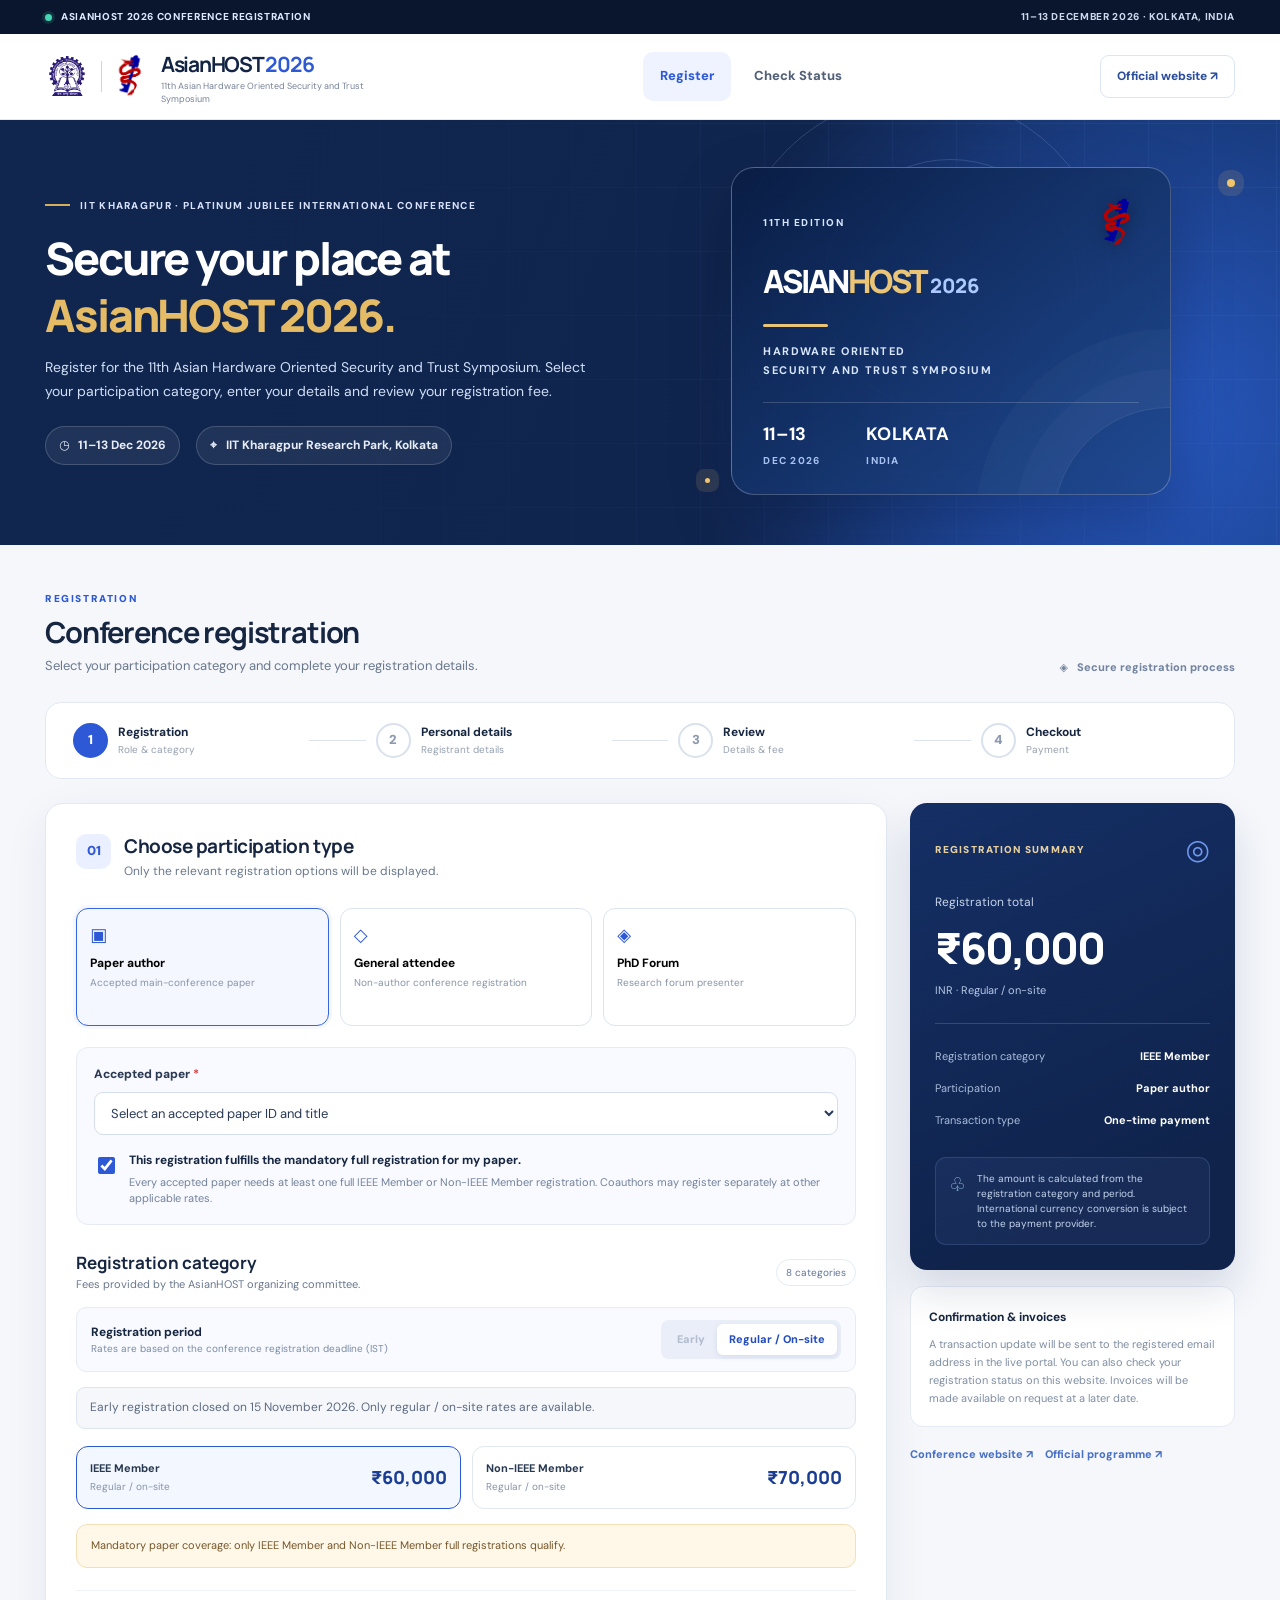
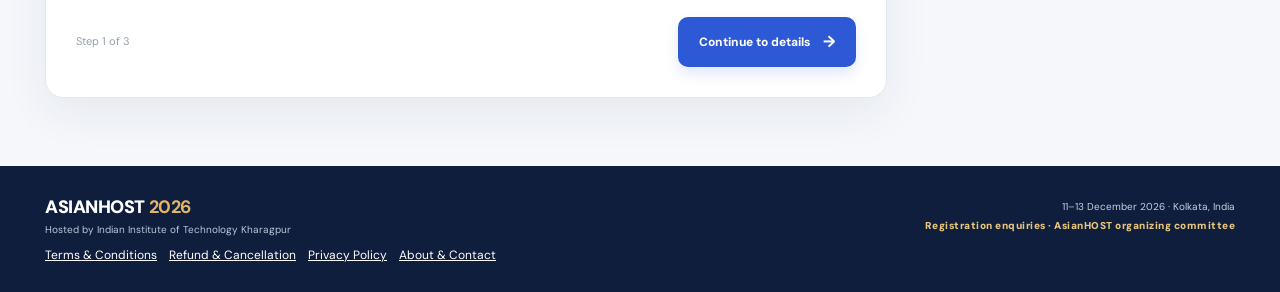
<file: index.html>
<!doctype html>
<html lang="en">
<head>
  <meta charset="utf-8">
  <meta name="viewport" content="width=device-width, initial-scale=1">
  <meta name="theme-color" content="#0e2149">
  <meta name="description" content="AsianHOST 2026 conference registration, registration fee information, and payment status enquiries.">
  <title>AsianHOST 2026 | Conference Registration</title>
  <link rel="icon" href="assets/asianhost-logo.png" type="image/png">
  <link rel="stylesheet" href="styles.css">
  <script defer src="app.js"></script>
</head>
<body>
  <div class="top-ribbon"><span class="top-ribbon__left"><span class="pulse"></span> ASIANHOST 2026 CONFERENCE REGISTRATION</span><span>11–13 DECEMBER 2026 · KOLKATA, INDIA</span></div>
  <header class="site-header">
    <div class="shell header-content">
      <a class="brand" href="index.html" aria-label="AsianHOST 2026 registration home">
        <span class="brand-logos"><img class="brand-iit" src="assets/iitkgp-logo.png" alt="IIT Kharagpur logo"><span class="brand-bar"></span><img class="brand-asianhost" src="assets/asianhost-logo.png" alt="AsianHOST logo"></span>
        <span class="brand-text"><strong>AsianHOST <span>2026</span></strong><small>11th Asian Hardware Oriented Security and Trust Symposium</small></span>
      </a>
      <nav class="nav-links" aria-label="Primary navigation">
        <button type="button" class="nav-link active" data-view="register">Register</button>
        <button type="button" class="nav-link" data-view="status">Check Status</button>
        
      </nav>
      <a class="external-link" href="https://www.asianhost.org/2026/" target="_blank" rel="noopener noreferrer">Official website <span aria-hidden="true">↗</span></a>
    </div>
  </header>

  <main>
    <section class="hero">
      <div class="shell hero-grid">
        <div class="hero-left">
          <div class="eyebrow"><span class="eyebrow-line"></span> IIT KHARAGPUR · PLATINUM JUBILEE INTERNATIONAL CONFERENCE</div>
          <h1>Secure your place at <span>AsianHOST 2026.</span></h1>
          <p>Register for the 11th Asian Hardware Oriented Security and Trust Symposium. Select your participation category, enter your details and review your registration fee.</p>
          <div class="event-metadata"><span>◷ &nbsp; 11–13 Dec 2026</span><span>⌖ &nbsp; IIT Kharagpur Research Park, Kolkata</span></div>
        </div>
        <div class="hero-visual conference-feature" aria-label="AsianHOST 2026 event details">
          <div class="feature-orbit feature-orbit-one"></div>
          <div class="feature-orbit feature-orbit-two"></div>
          <div class="feature-panel">
            <div class="feature-panel-top"><span>11TH EDITION</span><img src="assets/asianhost-logo.png" alt="AsianHOST emblem"></div>
            <div class="feature-panel-title">ASIAN<span>HOST</span> <em>2026</em></div>
            <div class="feature-panel-divider"></div>
            <p>HARDWARE ORIENTED<br>SECURITY AND TRUST SYMPOSIUM</p>
            <div class="feature-panel-bottom"><span><strong>11–13</strong><small>DEC 2026</small></span><span><strong>KOLKATA</strong><small>INDIA</small></span></div>
          </div>
          <div class="feature-circuit circuit-one"></div><div class="feature-circuit circuit-two"></div>
        </div>
      </div>
    </section>

    <section class="shell main-area">
      <div id="register-view" class="app-view">
        <div class="section-lead"><div><div class="section-tag">REGISTRATION</div><h2>Conference registration</h2><p>Select your participation category and complete your registration details.</p></div><div class="secure-mark">◈ &nbsp; Secure registration process</div></div>
        <div class="stepper" aria-label="Registration progress"><div class="step active" data-step-dot="1"><span>1</span><div><strong>Registration</strong><small>Role & category</small></div></div><div class="step-line"></div><div class="step" data-step-dot="2"><span>2</span><div><strong>Personal details</strong><small>Registrant details</small></div></div><div class="step-line"></div><div class="step" data-step-dot="3"><span>3</span><div><strong>Review</strong><small>Details & fee</small></div></div><div class="step-line"></div><div class="step"><span>4</span><div><strong>Checkout</strong><small>Payment</small></div></div></div>
        <div class="form-layout">
          <div class="form-column">
            <div class="form-card" id="step1-panel">
              <div class="card-heading"><span class="mini-number">01</span><div><h3>Choose participation type</h3><p>Only the relevant registration options will be displayed.</p></div></div>
              <div class="purpose-grid" id="purpose-grid">
                <button class="purpose-option selected" type="button" data-purpose="author"><span class="purpose-icon">▣</span><strong>Paper author</strong><small>Accepted main-conference paper</small></button>
                <button class="purpose-option" type="button" data-purpose="attendee"><span class="purpose-icon">◇</span><strong>General attendee</strong><small>Non-author conference registration</small></button>
                <button class="purpose-option" type="button" data-purpose="phd"><span class="purpose-icon">◈</span><strong>PhD Forum</strong><small>Research forum presenter</small></button>
              </div>
              <div id="paper-fields" class="nested-section">
                <label for="paper-select">Accepted paper <span class="required">*</span></label>
                <select id="paper-select" required><option value="">Select an accepted paper ID and title</option></select>
                <div id="paper-detail" class="paper-detail hidden"></div>
                <div id="other-paper-fields" class="nested-section hidden" aria-live="polite">
                  <label for="other-paper-id">Paper ID <span class="required">*</span></label>
                  <input type="text" id="other-paper-id" maxlength="50" placeholder="Enter the accepted paper ID">
                  <label for="other-paper-title" class="mt-12">Paper title <span class="required">*</span></label>
                  <input type="text" id="other-paper-title" maxlength="300" placeholder="Enter the exact accepted paper title">
                  <p class="field-help">Use this option only if your accepted paper is missing from the list. The organizing committee will verify the details.</p>
                </div>
                <div class="coverage-card"><label class="checkbox-line"><input type="checkbox" id="cover-paper" checked><span><strong>This registration fulfills the mandatory full registration for my paper.</strong><small>Every accepted paper needs at least one full IEEE Member or Non-IEEE Member registration. Coauthors may register separately at other applicable rates.</small></span></label></div>
              </div>
              <div id="phd-fields" class="nested-section hidden"><label for="phd-ref">PhD Forum submission / acceptance reference <span class="required">*</span></label><input type="text" id="phd-ref" placeholder="e.g., PhD Forum submission reference"><p class="field-help">The conference team will verify forum acceptance separately.</p></div>
              <div class="subheading-row"><div><h3>Registration category</h3><p>Fees provided by the AsianHOST organizing committee.</p></div><span class="fee-note">8 categories</span></div>
              <div class="tier-row"><div><strong>Registration period</strong><span>Rates are based on the conference registration deadline (IST)</span></div><div class="tier-toggle"><button type="button" class="active" id="early-btn">Early</button><button type="button" id="regular-btn">Regular / On-site</button></div></div>
              <p id="registration-deadline-note" class="registration-deadline-note" role="status" aria-live="polite">Early registration closes 15 November 2026 at 11:59 p.m. IST. Regular / on-site rates apply from 16 November.</p>
              <div id="fee-options" class="fee-grid" role="radiogroup" aria-label="Registration fee category"></div>
              <div id="category-advisory" class="notice-inline" role="status"></div>
              <div class="form-actions"><span class="helper-text">Step 1 of 3</span><button class="btn btn-primary" id="continue-1" type="button">Continue to details <span>→</span></button></div>
            </div>
            <div class="form-card hidden" id="step2-panel">
              <div class="card-heading"><span class="mini-number">02</span><div><h3>Participant information</h3><p>Enter the details for the registered participant.</p></div></div>
              <button type="button" class="btn btn-outline btn-small" id="fill-sample" style="margin:-4px 0 20px">✦ &nbsp; Prefill sample details</button><form id="details-form" novalidate>
                <div class="form-fields"><div class="input-group"><label for="full-name">Full name <span class="required">*</span></label><input id="full-name" type="text" autocomplete="name" placeholder="Full name as on official ID" required minlength="2"></div><div class="input-group"><label for="email">Email address <span class="required">*</span></label><input id="email" type="email" autocomplete="email" placeholder="name@institution.edu" required></div><div class="input-group"><label for="phone">Phone with country code <span class="required">*</span></label><input id="phone" type="tel" autocomplete="tel" placeholder="+91 98765 43210" required minlength="7"></div><div class="input-group"><label for="institution">Institution / organization <span class="required">*</span></label><input id="institution" type="text" placeholder="University or organization" required></div><div class="input-group"><label for="country">Country of residence <span class="required">*</span></label><select id="country" required><option value="">Choose country</option><option>India</option><option>China</option><option>United States</option><option>Singapore</option><option>United Kingdom</option><option>Germany</option><option>Japan</option><option>Australia</option><option>United Arab Emirates</option><option>Other</option></select></div><div class="input-group"><label for="city">City <span class="required">*</span></label><input id="city" type="text" placeholder="City" required></div></div>
                <div id="ieee-input" class="nested-section hidden"><label for="ieee-number">IEEE membership number <span class="required">*</span></label><input type="text" id="ieee-number" inputmode="numeric" pattern="[0-9]{4,15}" placeholder="Your IEEE member number"><p class="field-help">Collected for subsequent manual verification by an authorized IEEE committee member. The organizing committee will review eligibility.</p></div>
                <div id="student-input" class="nested-section hidden"><label class="checkbox-line"><input id="student-attest" type="checkbox"><span><strong>I confirm I am currently enrolled as a student.</strong><small>Student status will be checked by conference organizers.</small></span></label></div>
                <div id="international-input" class="nested-section hidden"><label class="checkbox-line"><input id="visa-help" type="checkbox"><span><strong>I would like conference visa / invitation-letter assistance.</strong><small>Additional details may be requested separately if assistance is needed.</small></span></label></div>
                <div class="nested-section"><label for="billing-name">Invoice / billing name <span class="optional">Optional</span></label><input type="text" id="billing-name" placeholder="Name of participant or institution"><label for="gstin" class="mt-12">GSTIN <span class="optional">Optional, if applicable</span></label><input type="text" id="gstin" placeholder="For Indian organizational invoices"></div>
                <div class="notice-inline info">An email will be sent to your registered address confirming whether the payment transaction succeeds or fails. An invoice will be provided upon request at a later date.</div><div class="preview-disclosure">Preview environment: please use sample details only. No real payment or notification emails are processed on this site.</div>
                <div class="form-actions"><button type="button" class="btn btn-outline" id="back-2">← Back</button><button type="submit" class="btn btn-primary">Review registration <span>→</span></button></div>
              </form>
            </div>
            <div class="form-card hidden" id="step3-panel"><div class="card-heading"><span class="mini-number">03</span><div><h3>Review before checkout</h3><p>Review your information and the applicable registration fee.</p></div></div><div id="review-card"></div><label class="checkbox-line terms"><input type="checkbox" id="terms"><span><strong>I have reviewed the details, confirm they are accurate, and agree to the <a href="terms.html" target="_blank" rel="noopener">Terms & Conditions</a>, <a href="refund.html" target="_blank" rel="noopener">Refund & Cancellation Policy</a> and <a href="privacy.html" target="_blank" rel="noopener">Privacy Policy</a>.</strong><small>I understand that invoice requests will be handled separately after registration.</small></span></label><div class="form-actions"><button type="button" class="btn btn-outline" id="back-3">← Back</button><button type="button" class="btn btn-primary" id="proceed-checkout">Proceed to payment <span>↗</span></button></div></div>
          </div>
          <aside class="summary-column">
            <div class="summary-card"><div class="summary-top"><div class="summary-chip">REGISTRATION SUMMARY</div><span class="summary-coin">◎</span></div><p>Registration total</p><div class="summary-amount" id="fee-preview">₹50,000</div><div class="summary-currency" id="currency-preview">INR · Early registration</div><div class="summary-separator"></div><div class="summary-pair"><span>Registration category</span><strong id="category-preview">IEEE Member</strong></div><div class="summary-pair"><span>Participation</span><strong id="purpose-preview">Paper author</strong></div><div class="summary-pair"><span>Transaction type</span><strong>One-time payment</strong></div><div class="summary-footnote"><span class="summary-lock">♧</span><span>The amount is calculated from the registration category and period. International currency conversion is subject to the payment provider.</span></div></div>
            <div class="aside-note"><strong>Confirmation & invoices</strong><p>A transaction update will be sent to the registered email address in the live portal. You can also check your registration status on this website. Invoices will be made available on request at a later date.</p></div>
            <div class="aside-links"><a href="https://www.asianhost.org/2026/" target="_blank" rel="noopener noreferrer">Conference website ↗</a><a href="https://www.asianhost.org/2026/program.htm" target="_blank" rel="noopener noreferrer">Official programme ↗</a></div>
          </aside>
        </div>
      </div>

      <div id="status-view" class="app-view hidden"><div class="section-lead"><div><div class="section-tag">REGISTRATION LOOKUP</div><h2>Check registration status</h2><p>Enter your registration reference and registered email address to view your payment status. Confirmed registrations also provide a View / Print Invoice Preview option; official invoices are issued separately upon request.</p></div></div><div class="status-layout"><div class="form-card"><div class="card-heading"><span class="mini-number">✓</span><div><h3>Find your registration</h3><p>Your registration reference appears on the confirmation page.</p></div></div><form id="status-form"><div class="input-group"><label for="lookup-id">Registration ID</label><input id="lookup-id" required placeholder="e.g., AH26-XXXXXXXXXX"></div><div class="input-group mt-16"><label for="lookup-email">Email address</label><input id="lookup-email" type="email" required placeholder="name@institution.edu"></div><div class="form-actions"><button type="submit" class="btn btn-primary">Check status <span>→</span></button></div></form><div id="status-result" aria-live="polite"></div></div><aside class="aside-note status-aside"><strong>Need assistance?</strong><p>If your payment is delayed or unsuccessful, please contact the conference registration team and include your registration reference.</p><p><strong>Invoice requests</strong><br>Invoices will be provided upon request at a later date.</p><div class="sample-lookups"><h4>Sample status records</h4><p>Use these example references to explore the status lookup.</p><div class="sample-records" id="sample-records"></div><small>These are fictional records for preview purposes; no real registration database is connected.</small></div></aside></div></div>

      <div id="confirmation-view" class="app-view hidden">
        <div class="confirmation-wrap">
          <div class="confirmation-card" id="confirmation-card" aria-live="polite"></div>
        </div>
      </div>
    </section>
  </main>
  <footer class="site-footer"><div class="shell footer-inner"><div class="footer-brand"><span>ASIANHOST <strong>2026</strong></span><small>Hosted by Indian Institute of Technology Kharagpur</small></div><div class="footer-right"><span>11–13 December 2026 · Kolkata, India</span><span>Registration enquiries · AsianHOST organizing committee</span></div></div><div class="policy-links shell" style="display:flex;flex-wrap:wrap;gap:12px;margin-top:8px;font-size:12px"><a style="color:inherit;text-decoration:underline" href="terms.html">Terms & Conditions</a><a style="color:inherit;text-decoration:underline" href="refund.html">Refund & Cancellation</a><a style="color:inherit;text-decoration:underline" href="privacy.html">Privacy Policy</a><a style="color:inherit;text-decoration:underline" href="about-contact.html">About & Contact</a></div></footer>
  <div id="toast" class="toast" role="status" aria-live="polite"></div>
</body>
</html>
</file>
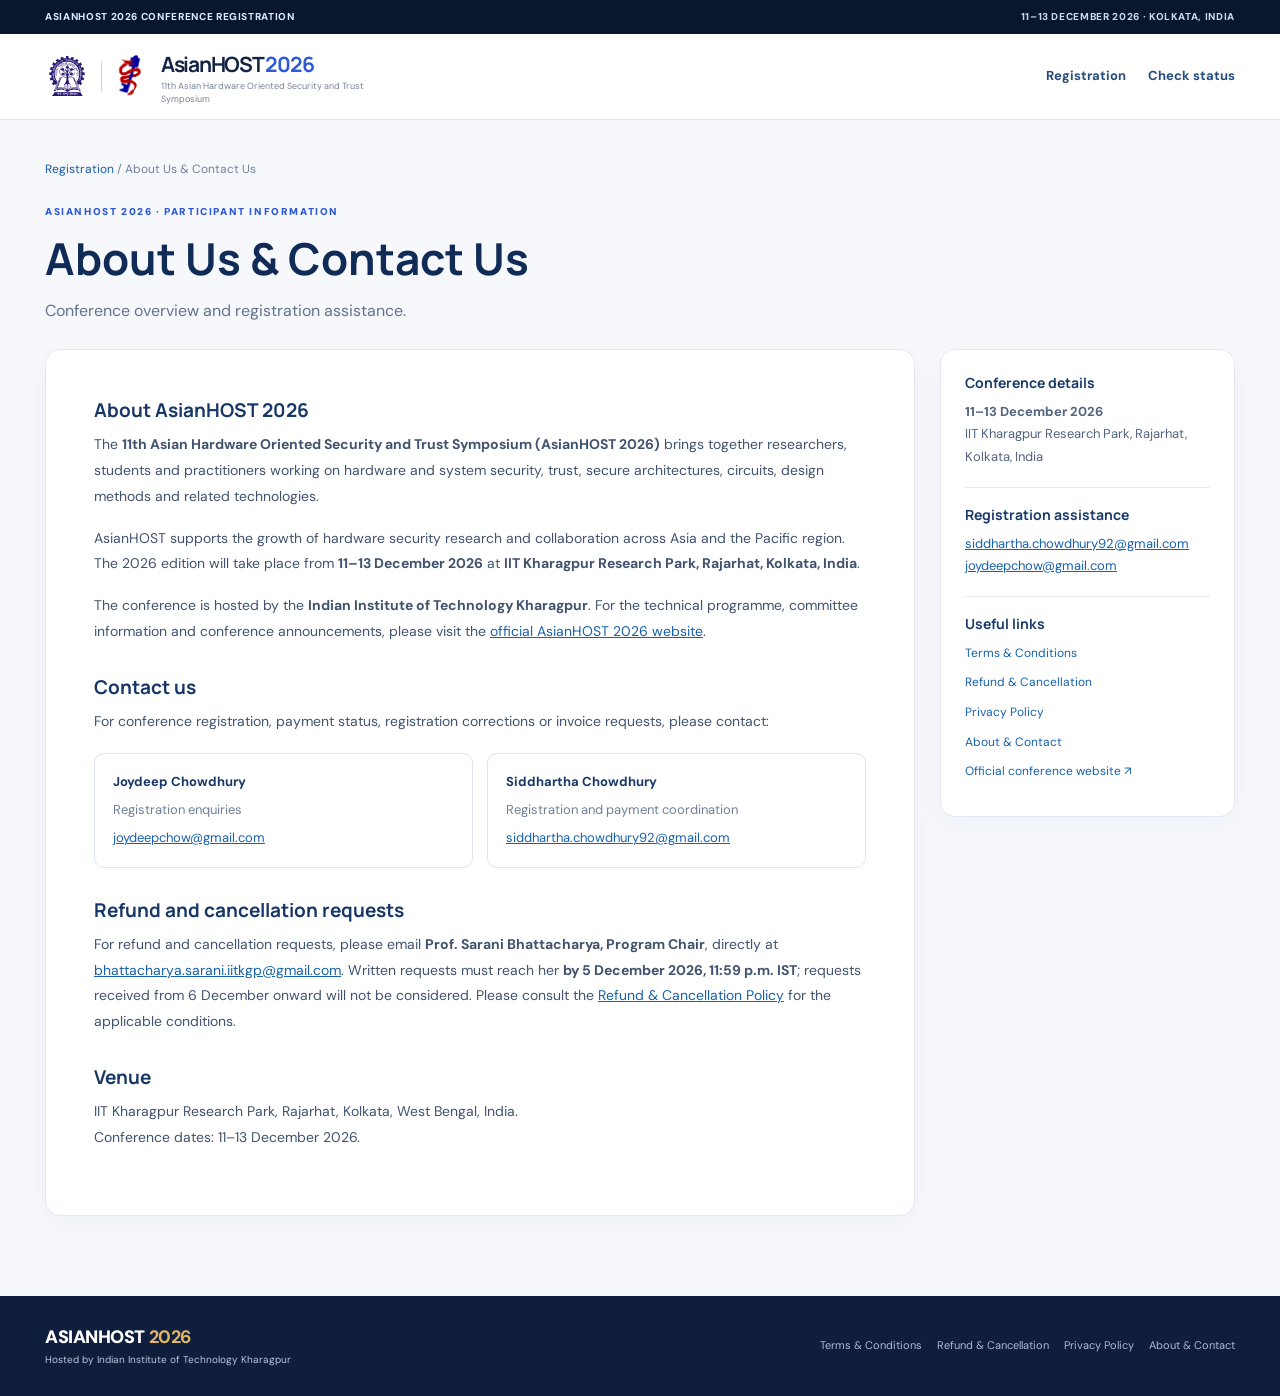
<file: about-contact.html>
<!doctype html><html lang="en"><head><meta charset="utf-8"><meta name="viewport" content="width=device-width,initial-scale=1"><meta name="theme-color" content="#0e2149"><meta name="description" content="AsianHOST 2026 About Us &amp; Contact Us"><title>About Us &amp; Contact Us | AsianHOST 2026</title><link rel="icon" href="assets/asianhost-logo.png" type="image/png"><link rel="stylesheet" href="styles.css"><link rel="stylesheet" href="policy.css"></head><body><div class="top-ribbon"><span class="top-ribbon__left">ASIANHOST 2026 CONFERENCE REGISTRATION</span><span>11–13 DECEMBER 2026 · KOLKATA, INDIA</span></div><header class="site-header"><div class="shell header-content"><a class="brand" href="index.html"><span class="brand-logos"><img class="brand-iit" src="assets/iitkgp-logo.png" alt="IIT Kharagpur logo"><span class="brand-bar"></span><img class="brand-asianhost" src="assets/asianhost-logo.png" alt="AsianHOST logo"></span><span class="brand-text"><strong>AsianHOST <span>2026</span></strong><small>11th Asian Hardware Oriented Security and Trust Symposium</small></span></a><nav class="policy-header-links"><a href="index.html">Registration</a><a href="index.html?view=status">Check status</a></nav></div></header><main class="policy-main"><div class="shell"><div class="policy-breadcrumb"><a href="index.html">Registration</a> / About Us &amp; Contact Us</div><div class="policy-intro"><div class="section-tag">ASIANHOST 2026 · PARTICIPANT INFORMATION</div><h1>About Us &amp; Contact Us</h1><p>Conference overview and registration assistance.</p></div><div class="policy-layout"><article class="policy-card"><h2>About AsianHOST 2026</h2><p>The <strong>11th Asian Hardware Oriented Security and Trust Symposium (AsianHOST 2026)</strong> brings together researchers, students and practitioners working on hardware and system security, trust, secure architectures, circuits, design methods and related technologies.</p><p>AsianHOST supports the growth of hardware security research and collaboration across Asia and the Pacific region. The 2026 edition will take place from <strong>11–13 December 2026</strong> at <strong>IIT Kharagpur Research Park, Rajarhat, Kolkata, India</strong>.</p><p>The conference is hosted by the <strong>Indian Institute of Technology Kharagpur</strong>. For the technical programme, committee information and conference announcements, please visit the <a href="https://www.asianhost.org/2026/" target="_blank" rel="noopener noreferrer">official AsianHOST 2026 website</a>.</p><h2>Contact us</h2><p>For conference registration, payment status, registration corrections or invoice requests, please contact:</p><div class="policy-contact-grid"><div class="policy-contact"><strong>Joydeep Chowdhury</strong><span>Registration enquiries</span><a href="mailto:joydeepchow@gmail.com">joydeepchow@gmail.com</a></div><div class="policy-contact"><strong>Siddhartha Chowdhury</strong><span>Registration and payment coordination</span><a href="mailto:siddhartha.chowdhury92@gmail.com">siddhartha.chowdhury92@gmail.com</a></div></div><h2>Refund and cancellation requests</h2><p>For refund and cancellation requests, please email <strong>Prof. Sarani Bhattacharya, Program Chair</strong>, directly at <a href="mailto:bhattacharya.sarani.iitkgp@gmail.com">bhattacharya.sarani.iitkgp@gmail.com</a>. Written requests must reach her <strong>by 5 December 2026, 11:59 p.m. IST</strong>; requests received from 6 December onward will not be considered. Please consult the <a href="refund.html">Refund &amp; Cancellation Policy</a> for the applicable conditions.</p><h2>Venue</h2><p>IIT Kharagpur Research Park, Rajarhat, Kolkata, West Bengal, India.<br>Conference dates: 11–13 December 2026.</p></article><aside class="policy-aside"><h3>Conference details</h3><p><strong>11–13 December 2026</strong><br>IIT Kharagpur Research Park, Rajarhat, Kolkata, India</p><hr><h3>Registration assistance</h3><p><a href="mailto:siddhartha.chowdhury92@gmail.com">siddhartha.chowdhury92@gmail.com</a><br><a href="mailto:joydeepchow@gmail.com">joydeepchow@gmail.com</a></p><hr><h3>Useful links</h3><a href="terms.html">Terms & Conditions</a><a href="refund.html">Refund & Cancellation</a><a href="privacy.html">Privacy Policy</a><a href="about-contact.html">About & Contact</a><a href="https://www.asianhost.org/2026/" target="_blank" rel="noopener noreferrer">Official conference website ↗</a></aside></div></div></main><footer class="site-footer"><div class="shell footer-inner"><div class="footer-brand"><span>ASIANHOST <strong>2026</strong></span><small>Hosted by Indian Institute of Technology Kharagpur</small></div><div class="policy-footer-links"><a href="terms.html">Terms & Conditions</a><a href="refund.html">Refund & Cancellation</a><a href="privacy.html">Privacy Policy</a><a href="about-contact.html">About & Contact</a></div></div></footer></body></html>
</file>
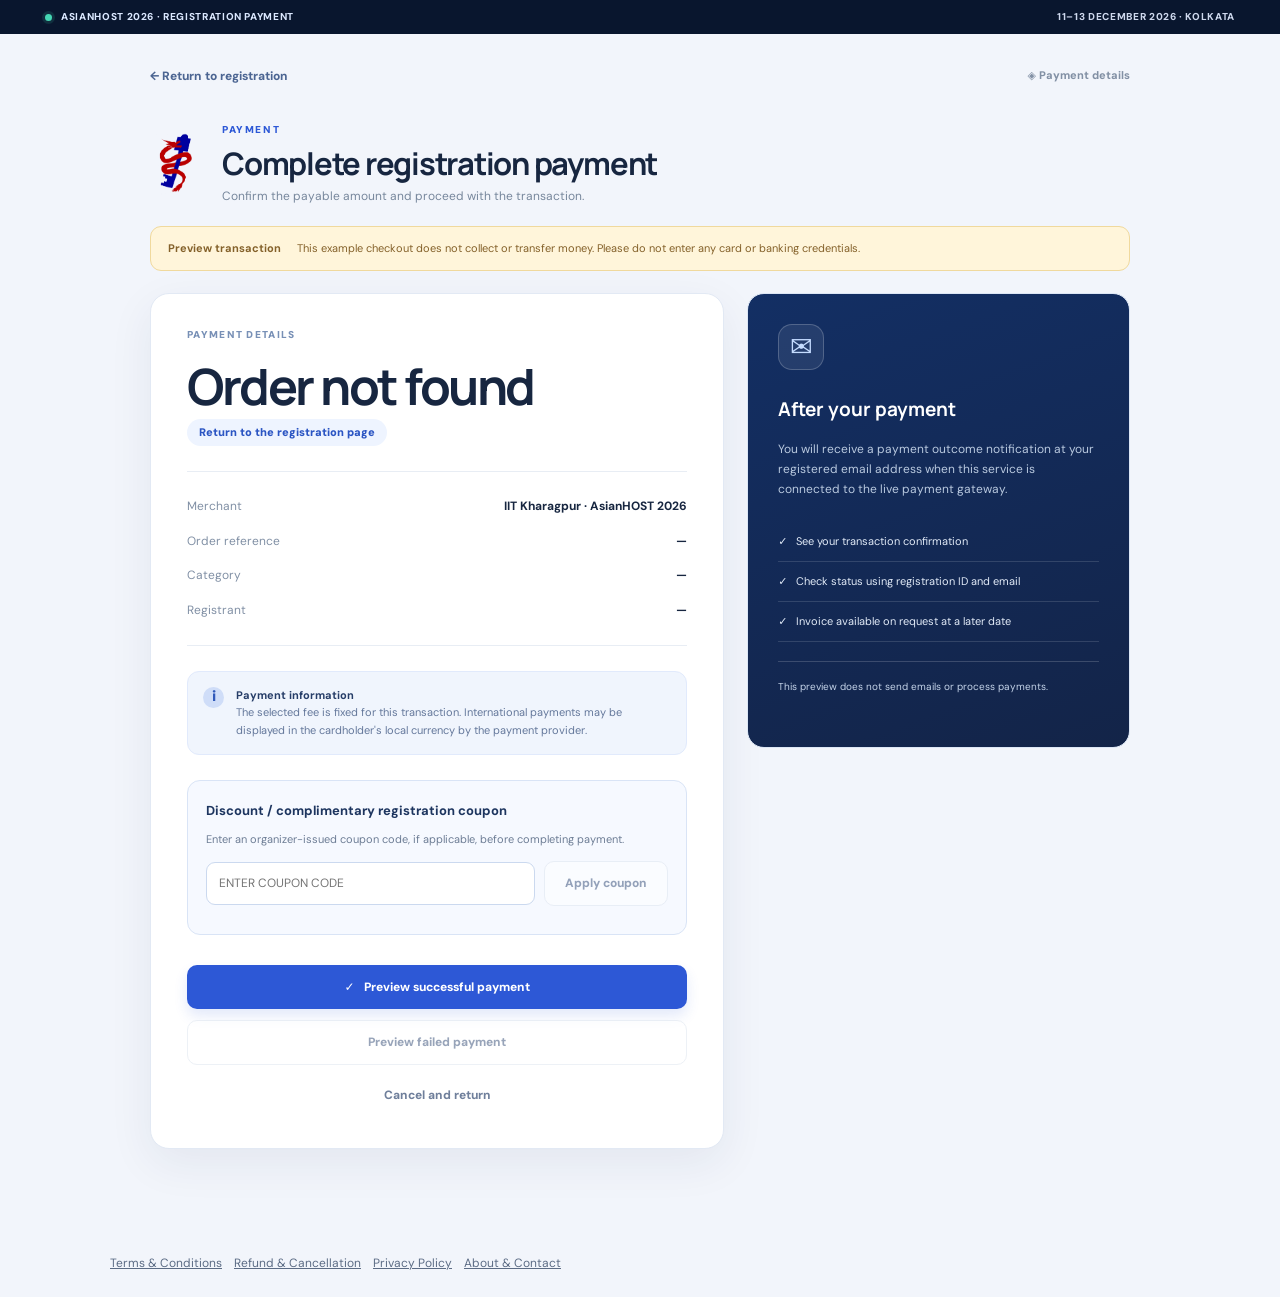
<file: checkout.html>
<!doctype html><html lang="en"><head><meta charset="utf-8"><meta name="viewport" content="width=device-width, initial-scale=1"><meta name="theme-color" content="#0d1f41"><title>Registration Payment | AsianHOST 2026</title><link rel="icon" type="image/png" href="assets/asianhost-logo.png"><link rel="stylesheet" href="styles.css"><script defer src="checkout.js"></script></head><body class="checkout-body"><div class="top-ribbon"><span class="top-ribbon__left"><span class="pulse"></span> ASIANHOST 2026 · REGISTRATION PAYMENT</span><span>11–13 DECEMBER 2026 · KOLKATA</span></div><div class="checkout-header"><a href="index.html" class="back-link">← Return to registration</a><span class="checkout-secure">◈ Payment details</span></div><main class="checkout-wrap"><div class="checkout-intro"><img src="assets/asianhost-logo.png" alt="AsianHOST logo"><div><div class="section-tag">PAYMENT</div><h1>Complete registration payment</h1><p>Confirm the payable amount and proceed with the transaction.</p></div></div><div class="demo-banner"><strong>Preview transaction</strong><span>This example checkout does not collect or transfer money. Please do not enter any card or banking credentials.</span></div><div class="checkout-grid"><div class="checkout-panel"><div class="panel-label">PAYMENT DETAILS</div><h2 id="checkout-amount">—</h2><div class="currency-tag" id="checkout-currency">—</div><div class="checkout-divider"></div><div class="checkout-row"><span>Merchant</span><strong>IIT Kharagpur · AsianHOST 2026</strong></div><div class="checkout-row"><span>Order reference</span><strong id="checkout-order">—</strong></div><div class="checkout-row"><span>Category</span><strong id="checkout-category">—</strong></div><div class="checkout-row"><span>Registrant</span><strong id="checkout-registrant">—</strong></div><div class="checkout-divider"></div><div class="bank-note"><span class="bank-note-icon">i</span><p><strong>Payment information</strong><br>The selected fee is fixed for this transaction. International payments may be displayed in the cardholder's local currency by the payment provider.</p></div><div class="coupon-section" id="coupon-section">
  <label for="coupon-code"><strong>Discount / complimentary registration coupon</strong></label>
  <p>Enter an organizer-issued coupon code, if applicable, before completing payment.</p>
  <div class="coupon-entry"><input id="coupon-code" type="text" autocomplete="off" spellcheck="false" placeholder="Enter coupon code" maxlength="50"><button type="button" class="btn btn-outline" id="apply-coupon">Apply coupon</button></div>
  <div id="coupon-message" role="status" aria-live="polite"></div>
  <div id="coupon-discount" class="coupon-discount hidden"></div>
</div><div class="checkout-actions"><button id="simulate-success" class="btn btn-primary btn-full">✓ &nbsp; Preview successful payment</button><button id="simulate-failure" class="btn btn-outline btn-full">Preview failed payment</button><button id="simulate-cancel" class="quiet-btn">Cancel and return</button></div></div><aside class="checkout-context"><div class="context-icon">✉</div><h3>After your payment</h3><p>You will receive a payment outcome notification at your registered email address when this service is connected to the live payment gateway.</p><div class="context-item">✓ &nbsp; See your transaction confirmation</div><div class="context-item">✓ &nbsp; Check status using registration ID and email</div><div class="context-item">✓ &nbsp; Invoice available on request at a later date</div><p class="checkout-preview-note">This preview does not send emails or process payments.</p></aside></div></main><div id="toast" class="toast" role="status" aria-live="polite"></div><div class="checkout-policy-links" style="max-width:1100px;margin:25px auto;padding:0 20px;color:#5c6c85;text-align:center"><div class="policy-links" style="display:flex;flex-wrap:wrap;gap:12px;margin-top:8px;font-size:12px"><a style="color:inherit;text-decoration:underline" href="terms.html">Terms & Conditions</a><a style="color:inherit;text-decoration:underline" href="refund.html">Refund & Cancellation</a><a style="color:inherit;text-decoration:underline" href="privacy.html">Privacy Policy</a><a style="color:inherit;text-decoration:underline" href="about-contact.html">About & Contact</a></div></div></body></html>
</file>
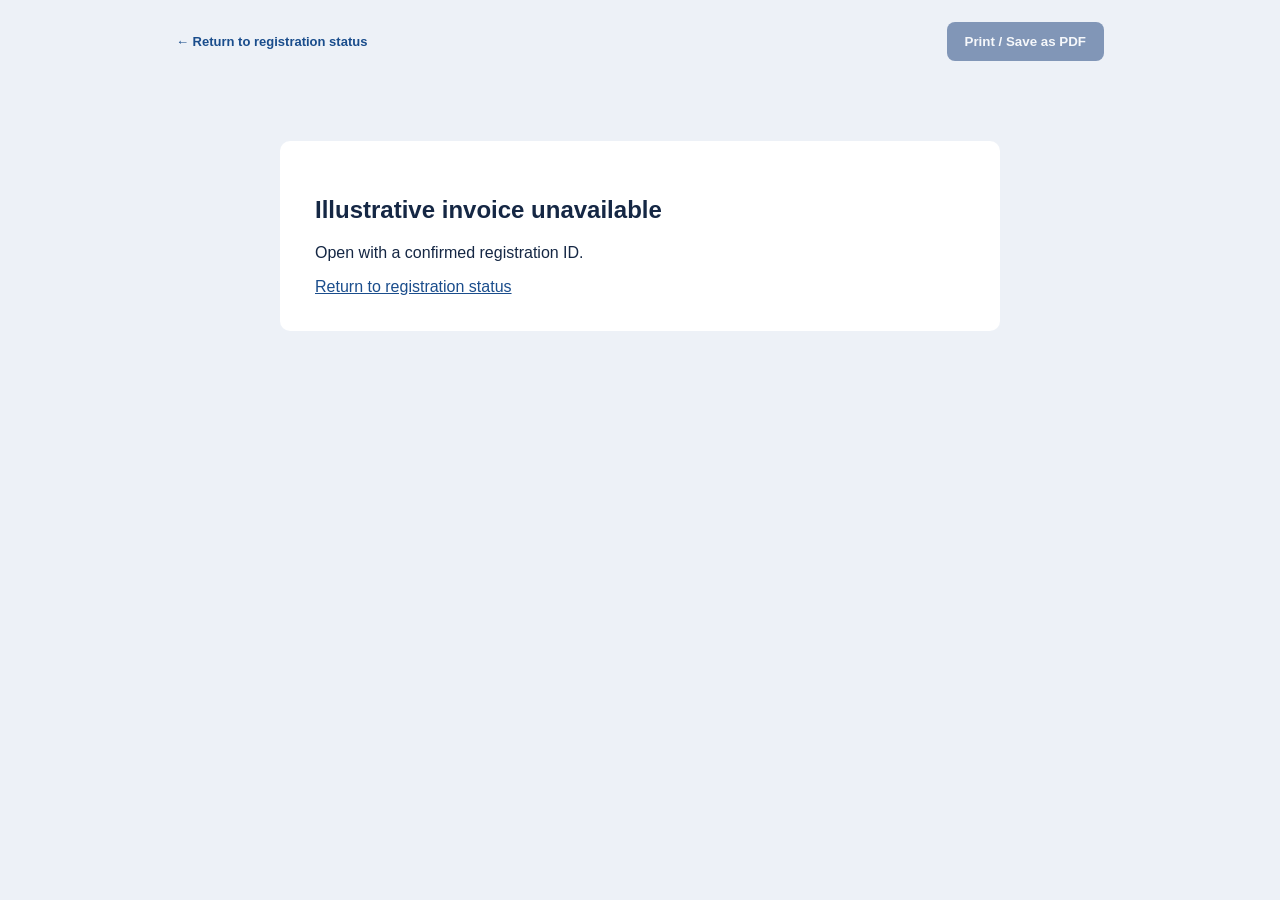
<file: invoice.html>
<!doctype html>
<html lang="en"><head><meta charset="utf-8"><meta name="viewport" content="width=device-width, initial-scale=1"><title>Illustrative Invoice Layout | AsianHOST 2026</title><link rel="icon" href="assets/asianhost-logo.png"><link rel="stylesheet" href="invoice.css"><script defer src="invoice.js"></script></head>
<body><header class="toolbar"><a href="index.html?view=status">← Return to registration status</a><button type="button" id="print-invoice" disabled>Print / Save as PDF</button></header>
<main class="sheet" id="invoice-sheet" hidden>
  <div class="watermark">SAMPLE — NOT AN OFFICIAL INVOICE</div>
  <div class="brand"><img src="assets/iitkgp-logo.png" alt="IIT Kharagpur"><div><h1>AsianHOST 2026</h1><p>11–13 December 2026 · IIT Kharagpur Research Park, Rajarhat, Kolkata</p></div><img src="assets/asianhost-logo.png" alt="AsianHOST"></div>
  <div class="notice"><strong>ILLUSTRATIVE DOCUMENT — NOT VALID FOR PAYMENT, TAX OR REIMBURSEMENT.</strong> This is a frontend design reference only. An official invoice will be provided upon request at a later date by the organizing committee.</div>
  <h2>Registration fee illustration</h2><div class="grid"><section><h3>Participant / Billing information</h3><p id="invoice-bill-to">—</p><small id="invoice-gstin">—</small></section><section><h3>Reference details</h3><dl><dt>Preview number</dt><dd id="invoice-number">—</dd><dt>Registration ID</dt><dd id="invoice-registration">—</dd><dt>Date</dt><dd id="invoice-date">—</dd><dt>Method</dt><dd id="invoice-method">—</dd><dt>Status</dt><dd id="invoice-status">—</dd></dl></section></div>
  <table><thead><tr><th>Item</th><th>Registration category</th><th class="right">Amount (INR)</th></tr></thead><tbody id="invoice-lines"></tbody></table>
  <div class="totals"><div class="totals-label"><span>Fee subtotal</span><strong id="invoice-subtotal">—</strong></div><div class="totals-label" id="discount-row" hidden><span>Complimentary coupon discount</span><strong id="invoice-discount">—</strong></div><div class="totals-final"><span>Amount recorded after waiver</span><strong id="invoice-total">—</strong></div></div>
  <p class="footnote" id="invoice-waiver-note"></p><p class="footnote">This document is a simulated preview. It is not an invoice issued by IIT Kharagpur, is not proof of payment, and does not establish any tax liability or entitlement.</p>
</main><div class="error" id="invoice-error" hidden></div></body></html>
</file>
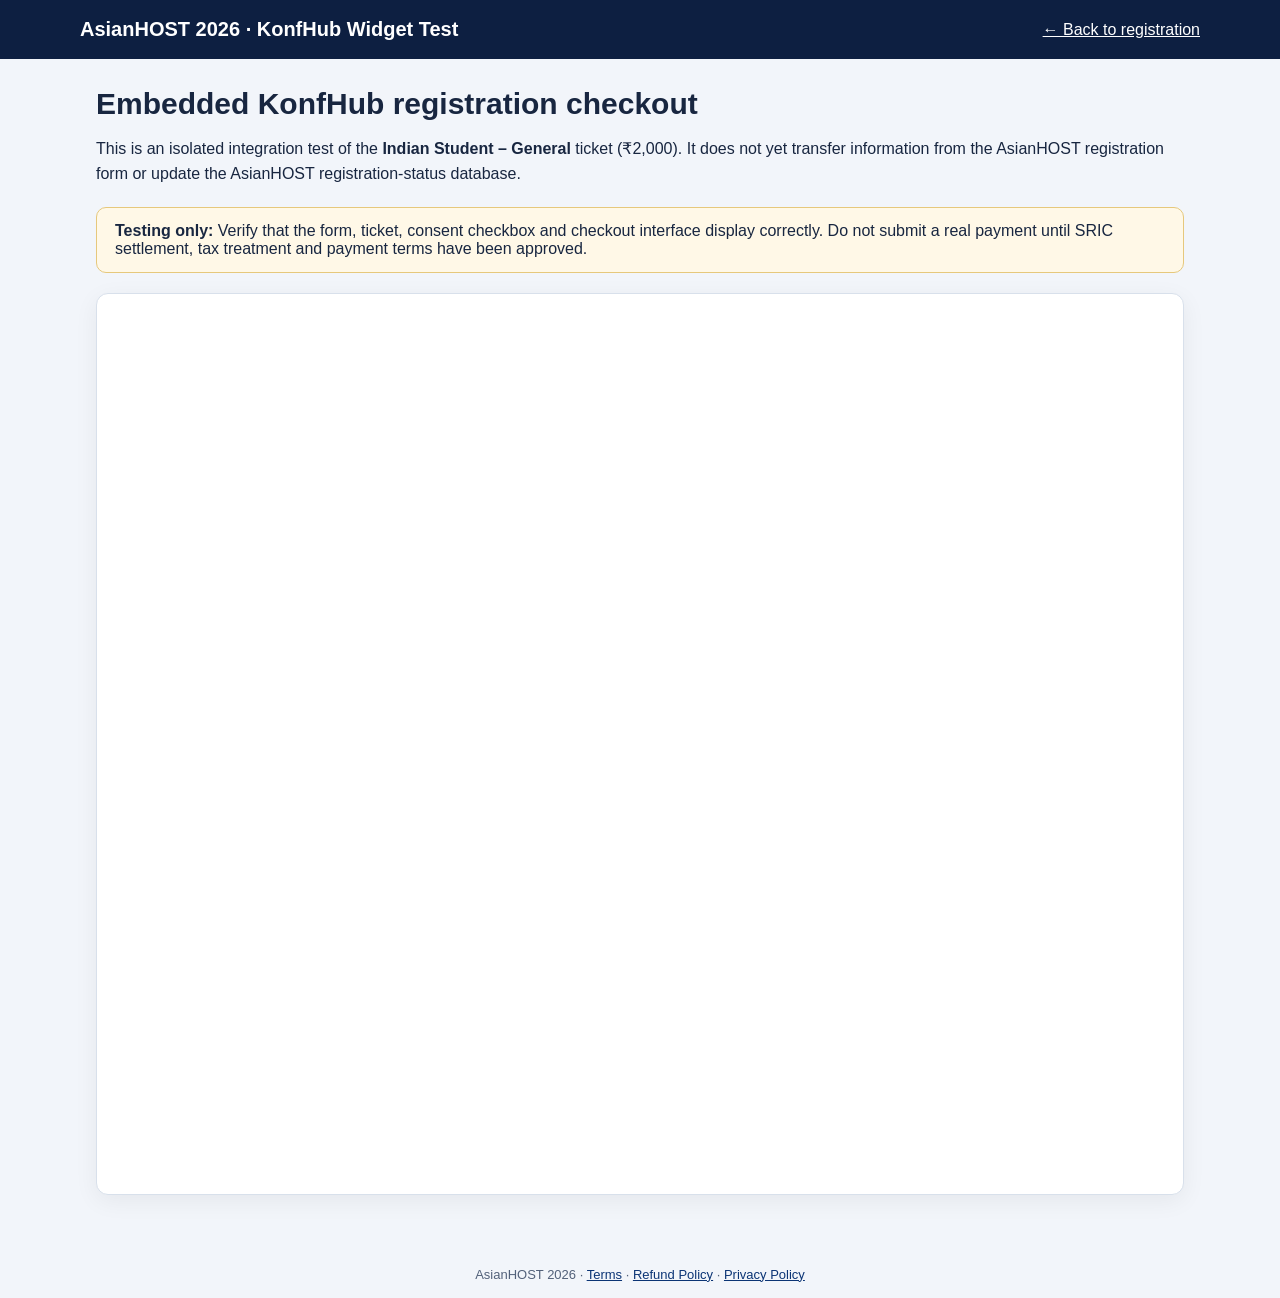
<file: konfhub-widget-test.html>
<!doctype html>
<html lang="en">
<head>
  <meta charset="utf-8">
  <meta name="viewport" content="width=device-width, initial-scale=1">
  <title>KonfHub Checkout Test | AsianHOST 2026</title>
  <link rel="icon" type="image/png" href="assets/asianhost-logo.png">
  <style>
    :root { color-scheme: light; font-family: Arial, Helvetica, sans-serif; }
    * { box-sizing: border-box; }
    body { margin: 0; background: #f2f5fa; color: #182640; }
    header { background: #0d1f41; color: white; padding: 18px 24px; }
    header .wrap { max-width: 1120px; margin: auto; display: flex; justify-content: space-between; align-items: center; gap: 16px; flex-wrap: wrap; }
    header strong { font-size: 20px; }
    header a { color: white; }
    main { max-width: 1120px; margin: 28px auto; padding: 0 16px 28px; }
    h1 { font-size: clamp(23px, 3vw, 30px); margin: 0 0 10px; }
    p { line-height: 1.55; }
    .notice { background: #fff8e7; border: 1px solid #e6c87c; border-radius: 10px; padding: 14px 18px; margin: 20px 0; }
    .widget { background: white; border: 1px solid #d8e0eb; border-radius: 12px; overflow: hidden; box-shadow: 0 6px 24px rgba(0,0,0,.06); }
    iframe { display: block; width: 100%; height: 900px; border: 0; }
    footer { text-align: center; padding: 16px; font-size: 13px; color: #52617a; }
    footer a { color: #0b3475; }
    @media (max-width: 640px) { iframe { height: 1100px; } }
  </style>
</head>
<body>
  <header>
    <div class="wrap"><strong>AsianHOST 2026 · KonfHub Widget Test</strong><a href="index.html">← Back to registration</a></div>
  </header>
  <main>
    <h1>Embedded KonfHub registration checkout</h1>
    <p>This is an isolated integration test of the <strong>Indian Student – General</strong> ticket (₹2,000). It does not yet transfer information from the AsianHOST registration form or update the AsianHOST registration-status database.</p>
    <div class="notice"><strong>Testing only:</strong> Verify that the form, ticket, consent checkbox and checkout interface display correctly. Do not submit a real payment until SRIC settlement, tax treatment and payment terms have been approved.</div>
    <section class="widget" aria-label="KonfHub checkout">
      <iframe src="https://konfhub.com/widget/id/eaa9296e-ad76-4de9-bdc1-06a0c1ce1e1d" id="konfhub-widget" title="Register for AsianHOST 2026 Conference Registration" width="100%" height="900" allow="payment"></iframe>
    </section>
  </main>
  <footer>AsianHOST 2026 · <a href="terms.html">Terms</a> · <a href="refund.html">Refund Policy</a> · <a href="privacy.html">Privacy Policy</a></footer>
</body>
</html>
</file>
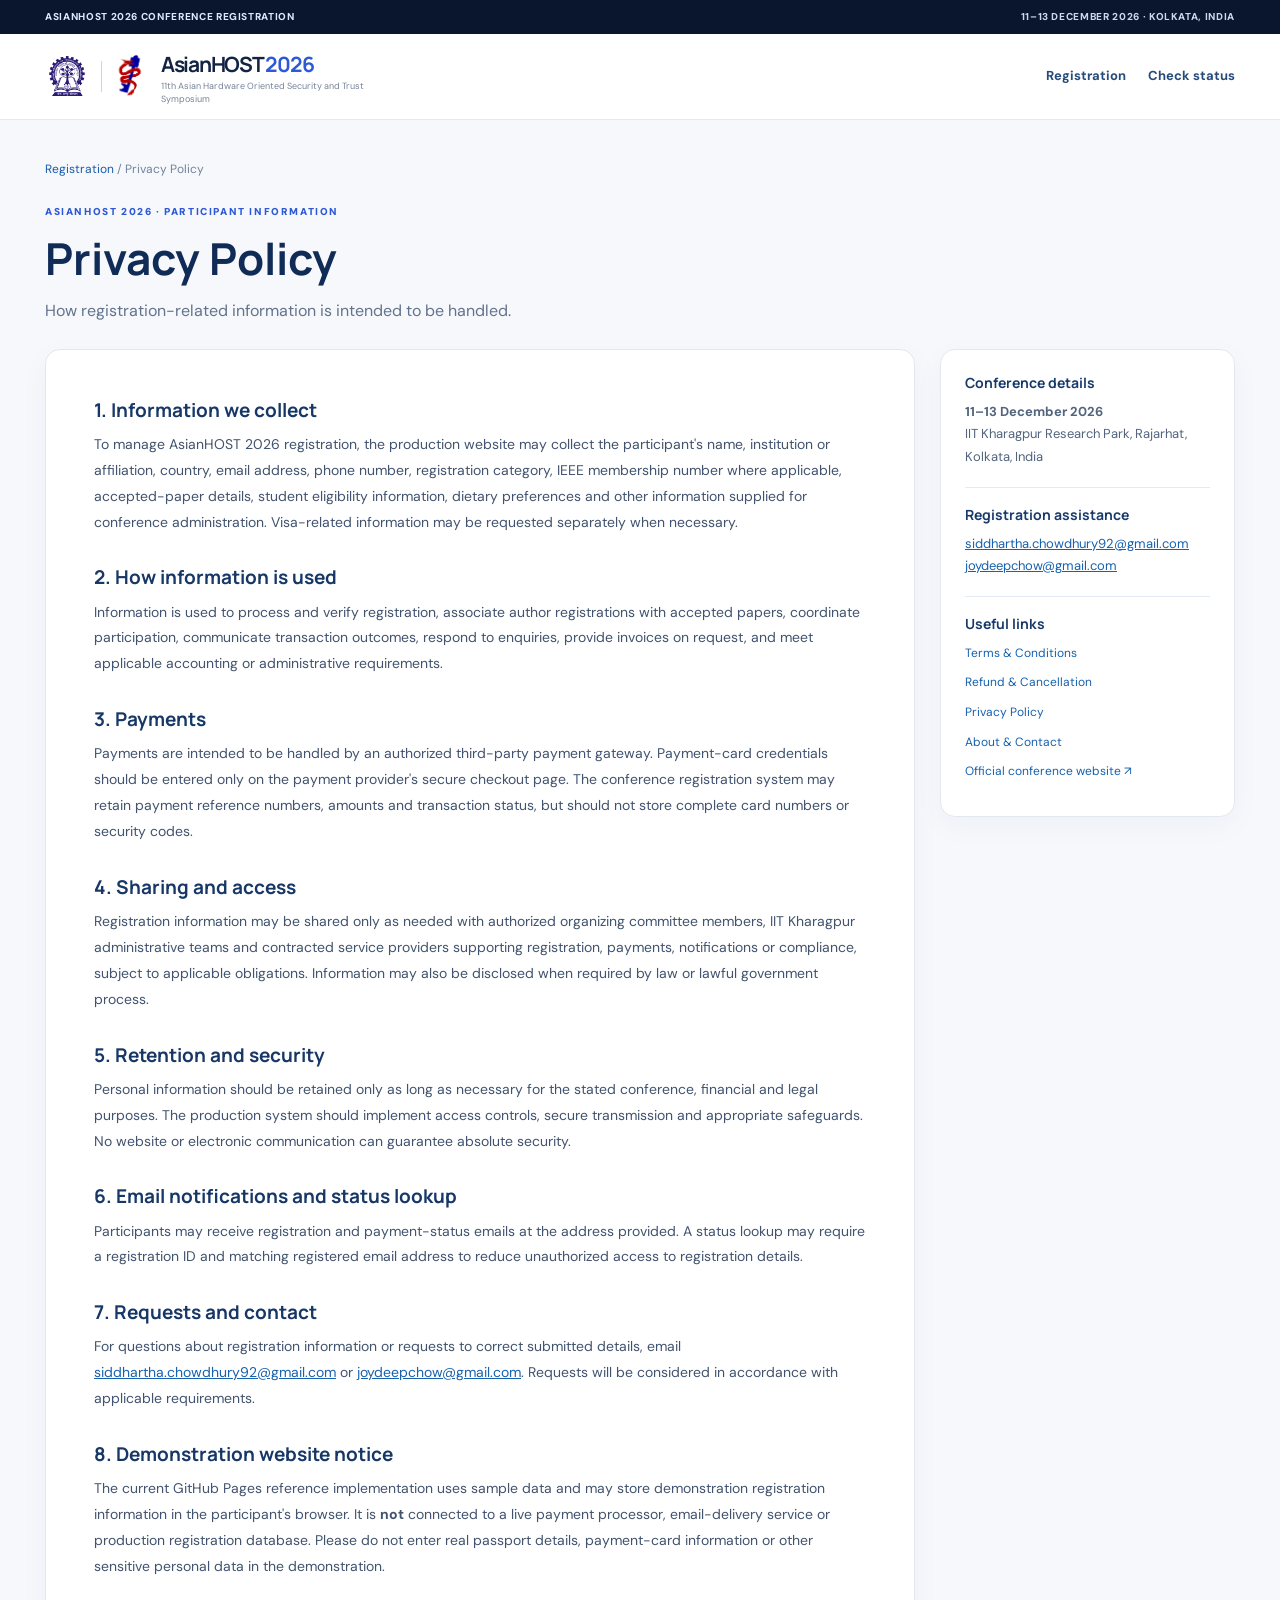
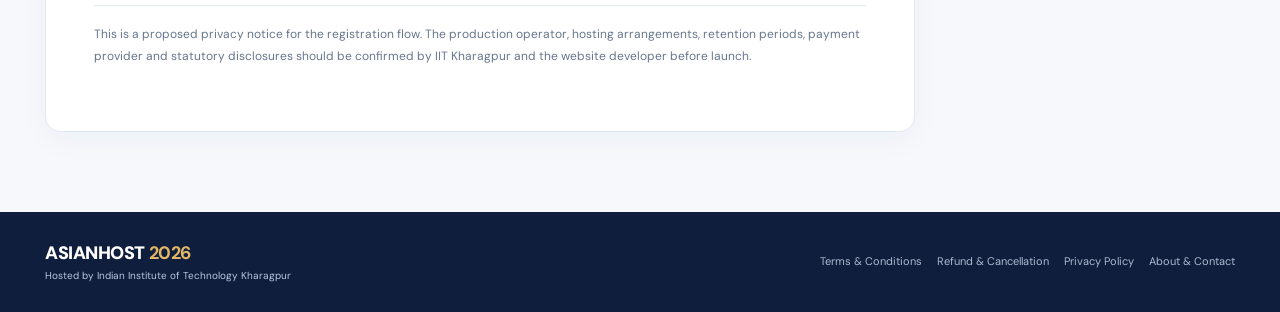
<file: privacy.html>
<!doctype html><html lang="en"><head><meta charset="utf-8"><meta name="viewport" content="width=device-width,initial-scale=1"><meta name="theme-color" content="#0e2149"><meta name="description" content="AsianHOST 2026 Privacy Policy"><title>Privacy Policy | AsianHOST 2026</title><link rel="icon" href="assets/asianhost-logo.png" type="image/png"><link rel="stylesheet" href="styles.css"><link rel="stylesheet" href="policy.css"></head><body><div class="top-ribbon"><span class="top-ribbon__left">ASIANHOST 2026 CONFERENCE REGISTRATION</span><span>11–13 DECEMBER 2026 · KOLKATA, INDIA</span></div><header class="site-header"><div class="shell header-content"><a class="brand" href="index.html"><span class="brand-logos"><img class="brand-iit" src="assets/iitkgp-logo.png" alt="IIT Kharagpur logo"><span class="brand-bar"></span><img class="brand-asianhost" src="assets/asianhost-logo.png" alt="AsianHOST logo"></span><span class="brand-text"><strong>AsianHOST <span>2026</span></strong><small>11th Asian Hardware Oriented Security and Trust Symposium</small></span></a><nav class="policy-header-links"><a href="index.html">Registration</a><a href="index.html?view=status">Check status</a></nav></div></header><main class="policy-main"><div class="shell"><div class="policy-breadcrumb"><a href="index.html">Registration</a> / Privacy Policy</div><div class="policy-intro"><div class="section-tag">ASIANHOST 2026 · PARTICIPANT INFORMATION</div><h1>Privacy Policy</h1><p>How registration-related information is intended to be handled.</p></div><div class="policy-layout"><article class="policy-card"><h2>1. Information we collect</h2><p>To manage AsianHOST 2026 registration, the production website may collect the participant's name, institution or affiliation, country, email address, phone number, registration category, IEEE membership number where applicable, accepted-paper details, student eligibility information, dietary preferences and other information supplied for conference administration. Visa-related information may be requested separately when necessary.</p><h2>2. How information is used</h2><p>Information is used to process and verify registration, associate author registrations with accepted papers, coordinate participation, communicate transaction outcomes, respond to enquiries, provide invoices on request, and meet applicable accounting or administrative requirements.</p><h2>3. Payments</h2><p>Payments are intended to be handled by an authorized third-party payment gateway. Payment-card credentials should be entered only on the payment provider's secure checkout page. The conference registration system may retain payment reference numbers, amounts and transaction status, but should not store complete card numbers or security codes.</p><h2>4. Sharing and access</h2><p>Registration information may be shared only as needed with authorized organizing committee members, IIT Kharagpur administrative teams and contracted service providers supporting registration, payments, notifications or compliance, subject to applicable obligations. Information may also be disclosed when required by law or lawful government process.</p><h2>5. Retention and security</h2><p>Personal information should be retained only as long as necessary for the stated conference, financial and legal purposes. The production system should implement access controls, secure transmission and appropriate safeguards. No website or electronic communication can guarantee absolute security.</p><h2>6. Email notifications and status lookup</h2><p>Participants may receive registration and payment-status emails at the address provided. A status lookup may require a registration ID and matching registered email address to reduce unauthorized access to registration details.</p><h2>7. Requests and contact</h2><p>For questions about registration information or requests to correct submitted details, email <a href="mailto:siddhartha.chowdhury92@gmail.com">siddhartha.chowdhury92@gmail.com</a> or <a href="mailto:joydeepchow@gmail.com">joydeepchow@gmail.com</a>. Requests will be considered in accordance with applicable requirements.</p><h2>8. Demonstration website notice</h2><p>The current GitHub Pages reference implementation uses sample data and may store demonstration registration information in the participant's browser. It is <strong>not</strong> connected to a live payment processor, email-delivery service or production registration database. Please do not enter real passport details, payment-card information or other sensitive personal data in the demonstration.</p><p class="policy-small">This is a proposed privacy notice for the registration flow. The production operator, hosting arrangements, retention periods, payment provider and statutory disclosures should be confirmed by IIT Kharagpur and the website developer before launch.</p></article><aside class="policy-aside"><h3>Conference details</h3><p><strong>11–13 December 2026</strong><br>IIT Kharagpur Research Park, Rajarhat, Kolkata, India</p><hr><h3>Registration assistance</h3><p><a href="mailto:siddhartha.chowdhury92@gmail.com">siddhartha.chowdhury92@gmail.com</a><br><a href="mailto:joydeepchow@gmail.com">joydeepchow@gmail.com</a></p><hr><h3>Useful links</h3><a href="terms.html">Terms & Conditions</a><a href="refund.html">Refund & Cancellation</a><a href="privacy.html">Privacy Policy</a><a href="about-contact.html">About & Contact</a><a href="https://www.asianhost.org/2026/" target="_blank" rel="noopener noreferrer">Official conference website ↗</a></aside></div></div></main><footer class="site-footer"><div class="shell footer-inner"><div class="footer-brand"><span>ASIANHOST <strong>2026</strong></span><small>Hosted by Indian Institute of Technology Kharagpur</small></div><div class="policy-footer-links"><a href="terms.html">Terms & Conditions</a><a href="refund.html">Refund & Cancellation</a><a href="privacy.html">Privacy Policy</a><a href="about-contact.html">About & Contact</a></div></div></footer></body></html>
</file>
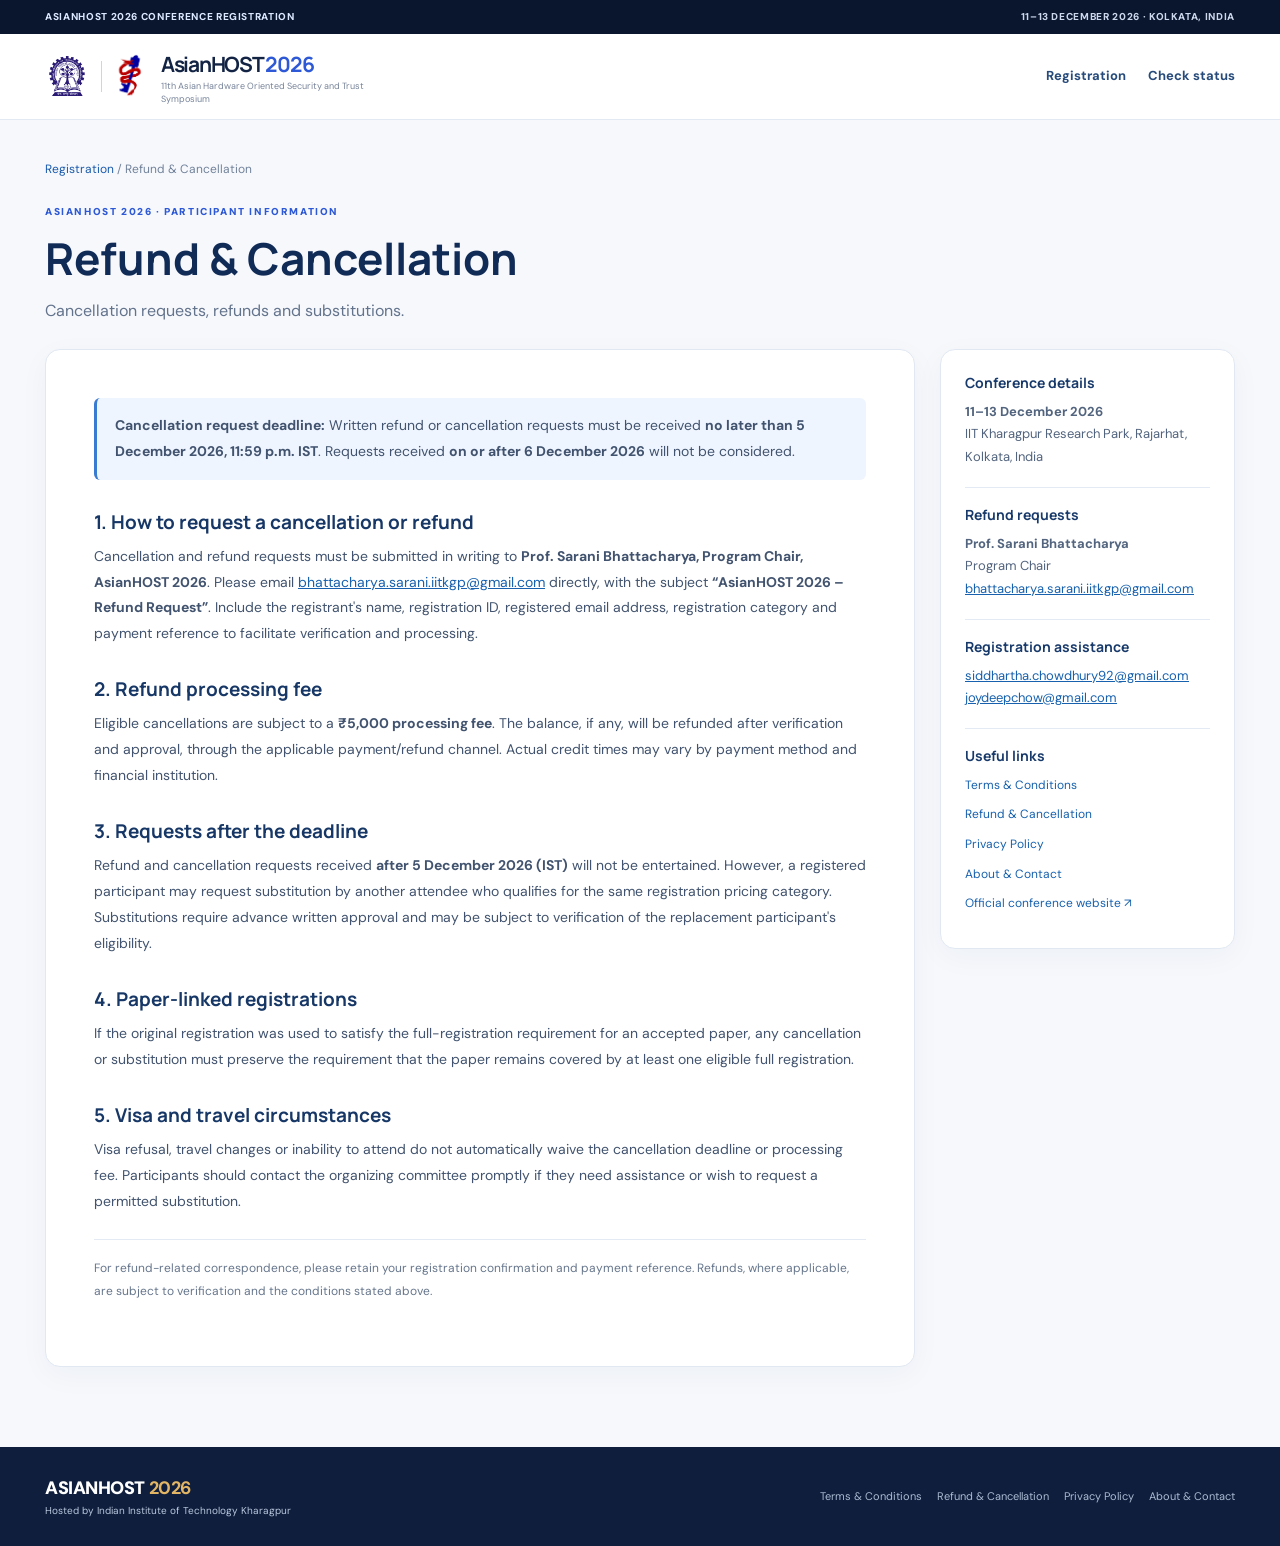
<file: refund.html>
<!doctype html><html lang="en"><head><meta charset="utf-8"><meta name="viewport" content="width=device-width,initial-scale=1"><meta name="theme-color" content="#0e2149"><meta name="description" content="AsianHOST 2026 Refund &amp; Cancellation"><title>Refund &amp; Cancellation | AsianHOST 2026</title><link rel="icon" href="assets/asianhost-logo.png" type="image/png"><link rel="stylesheet" href="styles.css"><link rel="stylesheet" href="policy.css"></head><body><div class="top-ribbon"><span class="top-ribbon__left">ASIANHOST 2026 CONFERENCE REGISTRATION</span><span>11–13 DECEMBER 2026 · KOLKATA, INDIA</span></div><header class="site-header"><div class="shell header-content"><a class="brand" href="index.html"><span class="brand-logos"><img class="brand-iit" src="assets/iitkgp-logo.png" alt="IIT Kharagpur logo"><span class="brand-bar"></span><img class="brand-asianhost" src="assets/asianhost-logo.png" alt="AsianHOST logo"></span><span class="brand-text"><strong>AsianHOST <span>2026</span></strong><small>11th Asian Hardware Oriented Security and Trust Symposium</small></span></a><nav class="policy-header-links"><a href="index.html">Registration</a><a href="index.html?view=status">Check status</a></nav></div></header><main class="policy-main"><div class="shell"><div class="policy-breadcrumb"><a href="index.html">Registration</a> / Refund &amp; Cancellation</div><div class="policy-intro"><div class="section-tag">ASIANHOST 2026 · PARTICIPANT INFORMATION</div><h1>Refund &amp; Cancellation</h1><p>Cancellation requests, refunds and substitutions.</p></div><div class="policy-layout"><article class="policy-card"><p class="policy-highlight"><strong>Cancellation request deadline:</strong> Written refund or cancellation requests must be received <strong>no later than 5 December 2026, 11:59 p.m. IST</strong>. Requests received <strong>on or after 6 December 2026</strong> will not be considered.</p><h2>1. How to request a cancellation or refund</h2><p>Cancellation and refund requests must be submitted in writing to <strong>Prof. Sarani Bhattacharya, Program Chair, AsianHOST 2026</strong>. Please email <a href="mailto:bhattacharya.sarani.iitkgp@gmail.com?subject=AsianHOST%202026%20Refund%20Request">bhattacharya.sarani.iitkgp@gmail.com</a> directly, with the subject <strong>“AsianHOST 2026 – Refund Request”</strong>. Include the registrant's name, registration ID, registered email address, registration category and payment reference to facilitate verification and processing.</p><h2>2. Refund processing fee</h2><p>Eligible cancellations are subject to a <strong>₹5,000 processing fee</strong>. The balance, if any, will be refunded after verification and approval, through the applicable payment/refund channel. Actual credit times may vary by payment method and financial institution.</p><h2>3. Requests after the deadline</h2><p>Refund and cancellation requests received <strong>after 5 December 2026 (IST)</strong> will not be entertained. However, a registered participant may request substitution by another attendee who qualifies for the same registration pricing category. Substitutions require advance written approval and may be subject to verification of the replacement participant's eligibility.</p><h2>4. Paper-linked registrations</h2><p>If the original registration was used to satisfy the full-registration requirement for an accepted paper, any cancellation or substitution must preserve the requirement that the paper remains covered by at least one eligible full registration.</p><h2>5. Visa and travel circumstances</h2><p>Visa refusal, travel changes or inability to attend do not automatically waive the cancellation deadline or processing fee. Participants should contact the organizing committee promptly if they need assistance or wish to request a permitted substitution.</p><p class="policy-small">For refund-related correspondence, please retain your registration confirmation and payment reference. Refunds, where applicable, are subject to verification and the conditions stated above.</p></article><aside class="policy-aside"><h3>Conference details</h3><p><strong>11–13 December 2026</strong><br>IIT Kharagpur Research Park, Rajarhat, Kolkata, India</p><hr><h3>Refund requests</h3><p><strong>Prof. Sarani Bhattacharya</strong><br>Program Chair<br><a href="mailto:bhattacharya.sarani.iitkgp@gmail.com">bhattacharya.sarani.iitkgp@gmail.com</a></p><hr><h3>Registration assistance</h3><p><a href="mailto:siddhartha.chowdhury92@gmail.com">siddhartha.chowdhury92@gmail.com</a><br><a href="mailto:joydeepchow@gmail.com">joydeepchow@gmail.com</a></p><hr><h3>Useful links</h3><a href="terms.html">Terms & Conditions</a><a href="refund.html">Refund & Cancellation</a><a href="privacy.html">Privacy Policy</a><a href="about-contact.html">About & Contact</a><a href="https://www.asianhost.org/2026/" target="_blank" rel="noopener noreferrer">Official conference website ↗</a></aside></div></div></main><footer class="site-footer"><div class="shell footer-inner"><div class="footer-brand"><span>ASIANHOST <strong>2026</strong></span><small>Hosted by Indian Institute of Technology Kharagpur</small></div><div class="policy-footer-links"><a href="terms.html">Terms & Conditions</a><a href="refund.html">Refund & Cancellation</a><a href="privacy.html">Privacy Policy</a><a href="about-contact.html">About & Contact</a></div></div></footer></body></html>
</file>
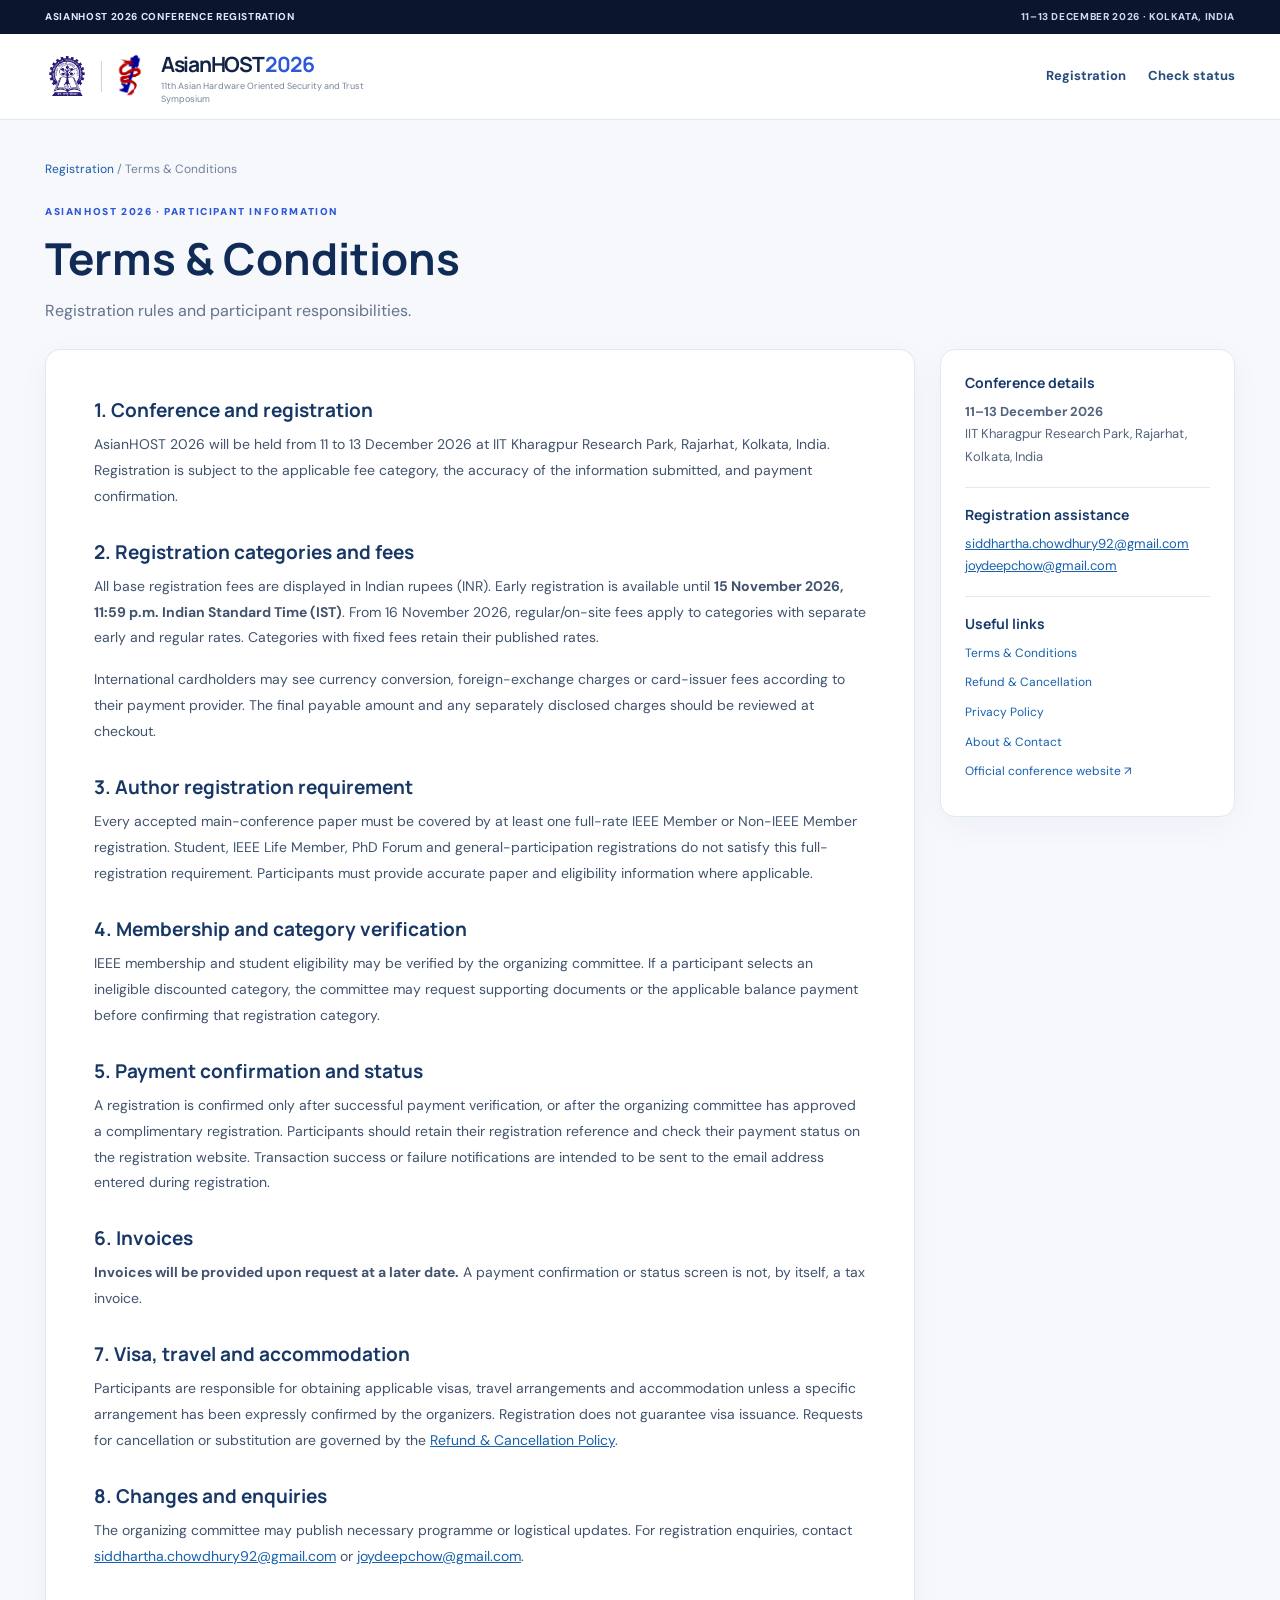
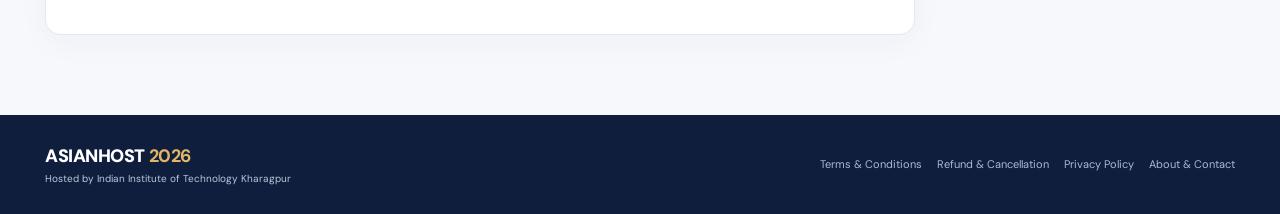
<file: terms.html>
<!doctype html><html lang="en"><head><meta charset="utf-8"><meta name="viewport" content="width=device-width,initial-scale=1"><meta name="theme-color" content="#0e2149"><meta name="description" content="AsianHOST 2026 Terms &amp; Conditions"><title>Terms &amp; Conditions | AsianHOST 2026</title><link rel="icon" href="assets/asianhost-logo.png" type="image/png"><link rel="stylesheet" href="styles.css"><link rel="stylesheet" href="policy.css"></head><body><div class="top-ribbon"><span class="top-ribbon__left">ASIANHOST 2026 CONFERENCE REGISTRATION</span><span>11–13 DECEMBER 2026 · KOLKATA, INDIA</span></div><header class="site-header"><div class="shell header-content"><a class="brand" href="index.html"><span class="brand-logos"><img class="brand-iit" src="assets/iitkgp-logo.png" alt="IIT Kharagpur logo"><span class="brand-bar"></span><img class="brand-asianhost" src="assets/asianhost-logo.png" alt="AsianHOST logo"></span><span class="brand-text"><strong>AsianHOST <span>2026</span></strong><small>11th Asian Hardware Oriented Security and Trust Symposium</small></span></a><nav class="policy-header-links"><a href="index.html">Registration</a><a href="index.html?view=status">Check status</a></nav></div></header><main class="policy-main"><div class="shell"><div class="policy-breadcrumb"><a href="index.html">Registration</a> / Terms &amp; Conditions</div><div class="policy-intro"><div class="section-tag">ASIANHOST 2026 · PARTICIPANT INFORMATION</div><h1>Terms &amp; Conditions</h1><p>Registration rules and participant responsibilities.</p></div><div class="policy-layout"><article class="policy-card"><h2>1. Conference and registration</h2><p>AsianHOST 2026 will be held from 11 to 13 December 2026 at IIT Kharagpur Research Park, Rajarhat, Kolkata, India. Registration is subject to the applicable fee category, the accuracy of the information submitted, and payment confirmation.</p><h2>2. Registration categories and fees</h2><p>All base registration fees are displayed in Indian rupees (INR). Early registration is available until <strong>15 November 2026, 11:59 p.m. Indian Standard Time (IST)</strong>. From 16 November 2026, regular/on-site fees apply to categories with separate early and regular rates. Categories with fixed fees retain their published rates.</p><p>International cardholders may see currency conversion, foreign-exchange charges or card-issuer fees according to their payment provider. The final payable amount and any separately disclosed charges should be reviewed at checkout.</p><h2>3. Author registration requirement</h2><p>Every accepted main-conference paper must be covered by at least one full-rate IEEE Member or Non-IEEE Member registration. Student, IEEE Life Member, PhD Forum and general-participation registrations do not satisfy this full-registration requirement. Participants must provide accurate paper and eligibility information where applicable.</p><h2>4. Membership and category verification</h2><p>IEEE membership and student eligibility may be verified by the organizing committee. If a participant selects an ineligible discounted category, the committee may request supporting documents or the applicable balance payment before confirming that registration category.</p><h2>5. Payment confirmation and status</h2><p>A registration is confirmed only after successful payment verification, or after the organizing committee has approved a complimentary registration. Participants should retain their registration reference and check their payment status on the registration website. Transaction success or failure notifications are intended to be sent to the email address entered during registration.</p><h2>6. Invoices</h2><p><strong>Invoices will be provided upon request at a later date.</strong> A payment confirmation or status screen is not, by itself, a tax invoice.</p><h2>7. Visa, travel and accommodation</h2><p>Participants are responsible for obtaining applicable visas, travel arrangements and accommodation unless a specific arrangement has been expressly confirmed by the organizers. Registration does not guarantee visa issuance. Requests for cancellation or substitution are governed by the <a href="refund.html">Refund & Cancellation Policy</a>.</p><h2>8. Changes and enquiries</h2><p>The organizing committee may publish necessary programme or logistical updates. For registration enquiries, contact <a href="mailto:siddhartha.chowdhury92@gmail.com">siddhartha.chowdhury92@gmail.com</a> or <a href="mailto:joydeepchow@gmail.com">joydeepchow@gmail.com</a>.</p></article><aside class="policy-aside"><h3>Conference details</h3><p><strong>11–13 December 2026</strong><br>IIT Kharagpur Research Park, Rajarhat, Kolkata, India</p><hr><h3>Registration assistance</h3><p><a href="mailto:siddhartha.chowdhury92@gmail.com">siddhartha.chowdhury92@gmail.com</a><br><a href="mailto:joydeepchow@gmail.com">joydeepchow@gmail.com</a></p><hr><h3>Useful links</h3><a href="terms.html">Terms & Conditions</a><a href="refund.html">Refund & Cancellation</a><a href="privacy.html">Privacy Policy</a><a href="about-contact.html">About & Contact</a><a href="https://www.asianhost.org/2026/" target="_blank" rel="noopener noreferrer">Official conference website ↗</a></aside></div></div></main><footer class="site-footer"><div class="shell footer-inner"><div class="footer-brand"><span>ASIANHOST <strong>2026</strong></span><small>Hosted by Indian Institute of Technology Kharagpur</small></div><div class="policy-footer-links"><a href="terms.html">Terms & Conditions</a><a href="refund.html">Refund & Cancellation</a><a href="privacy.html">Privacy Policy</a><a href="about-contact.html">About & Contact</a></div></div></footer></body></html>
</file>
<file: styles.css>
@import url('https://fonts.googleapis.com/css2?family=DM+Sans:wght@400;500;600;700;800&family=Manrope:wght@400;500;600;700;800&display=swap');
:root{--navy:#10254c;--ink:#172640;--muted:#69788d;--line:#e3e9f2;--page:#f5f7fb;--blue:#2d58d6;--blue-d:#1c44b8;--gold:#d6ad59;--mint:#13ae9c;--shadow:0 14px 45px rgba(23,46,92,.07);--radius:18px}
*{box-sizing:border-box}html{scroll-behavior:smooth}body{margin:0;color:var(--ink);background:var(--page);font:15px/1.55 'DM Sans',system-ui,sans-serif}h1,h2,h3,p{margin-top:0}h1,h2,h3{font-family:Manrope,'DM Sans',sans-serif;line-height:1.27}button,input,select{font:inherit}button{cursor:pointer}button:disabled{cursor:not-allowed;opacity:.5}a{color:inherit}input,select{accent-color:var(--blue)}.hidden{display:none!important}.shell{width:min(1190px,calc(100% - 64px));margin:auto}.top-ribbon{height:34px;display:flex;justify-content:space-between;align-items:center;background:#09162e;color:#ced8ed;padding:0 max(32px,calc((100% - 1190px)/2));font-size:10px;font-weight:800;letter-spacing:.12em}.top-ribbon__left{display:flex;gap:9px;align-items:center;color:#dbe8ff}.pulse{width:7px;height:7px;background:#45d7b4;border-radius:100%;box-shadow:0 0 0 3px rgba(69,215,180,.13)}.site-header{background:#fff;border-bottom:1px solid var(--line);position:relative;z-index:2}.header-content{height:85px;display:flex;align-items:center;justify-content:space-between;gap:26px}.brand{text-decoration:none;display:flex;align-items:center;gap:15px;min-width:310px}.brand-logos{display:flex;align-items:center;gap:12px}.brand-logos img{width:44px;height:44px;object-fit:contain}.brand-logos .brand-asianhost{width:32px;height:46px}.brand-bar{height:31px;width:1px;background:#ced5e2}.brand-text{display:flex;flex-direction:column}.brand-text strong{font-family:Manrope;font-size:21px;letter-spacing:-.06em;color:#122344}.brand-text strong span{color:var(--blue)}.brand-text small{color:#778399;font-size:9px;max-width:240px;line-height:1.4}.nav-links{display:flex;height:100%;align-items:center;gap:6px}.nav-link{border:0;background:transparent;color:#526077;white-space:nowrap;padding:14px 17px;border-radius:10px;font-size:13px;font-weight:800}.nav-link:hover,.nav-link.active{background:#eef3ff;color:var(--blue)}.external-link{white-space:nowrap;text-decoration:none;font-size:12px;font-weight:800;color:#2c4e9a;border:1px solid #dbe5f7;padding:11px 16px;border-radius:9px}.external-link:hover{background:#f2f6ff}.hero{color:#fff;position:relative;overflow:hidden;background:radial-gradient(circle at 88% 70%,#295bc6 0%,transparent 37%),linear-gradient(110deg,#10264f,#10254e 65%,#163877)}.hero::before{content:'';position:absolute;inset:0;opacity:.32;background-image:linear-gradient(0deg,transparent 94%,#4970bc 95%,transparent 96%),linear-gradient(90deg,transparent 94%,#4970bc 95%,transparent 96%);background-size:64px 64px;mask-image:linear-gradient(90deg,transparent 22%,black)}.hero-grid{display:grid;grid-template-columns:1.04fr .96fr;gap:60px;position:relative;min-height:318px;align-items:center;padding-top:39px;padding-bottom:42px}.hero-left{max-width:650px}.eyebrow{font-size:10px;letter-spacing:.13em;color:#d8e2fc;font-weight:800;display:flex;align-items:center;gap:10px;margin-bottom:17px}.eyebrow-line{height:2px;width:25px;background:var(--gold)}.hero h1{font-size:clamp(31px,3.5vw,45px);font-weight:800;letter-spacing:-.047em;margin-bottom:12px}.hero h1 span{color:#e5bc65}.hero p{color:#d0dff7;max-width:560px;line-height:1.7;font-size:14px;margin-bottom:23px}.event-metadata{display:flex;gap:16px;flex-wrap:wrap;font-size:12px;font-weight:700;color:#e9edf8}.event-metadata span{background:#ffffff11;border:1px solid #ffffff2a;border-radius:40px;padding:9px 13px}.hero-visual{position:relative;padding:8px 25px 8px 0}.orbit{position:absolute;border:1px solid #ffffff17;border-radius:100%;height:420px;width:420px;left:15%;top:-40px}.orbit-b{height:300px;width:300px;top:30px;left:28%;background:#ffffff05}.workflow-card{position:relative;margin:auto;background:#fff;color:#213357;width:min(415px,100%);min-height:69px;padding:13px 18px;display:flex;gap:15px;align-items:center;border:1px solid #ced7ec;border-radius:14px;box-shadow:0 8px 35px #020d291b}.workflow-card>div:nth-child(2){display:flex;flex-direction:column;flex:1}.workflow-card strong{font-size:12px;font-weight:800}.workflow-card small{font-size:10px;color:#70809d;margin-top:2px}.workflow-card>span{color:#16a389;font-size:19px}.workflow-card.highlight{background:#e8efff;border-color:#c7d7ff;transform:translateX(15px)}.workflow-card.highlight>span{color:#2d58d6}.workflow-icon{background:#eaf0fc;border-radius:11px;width:38px;height:38px;display:flex;justify-content:center;align-items:center;font-size:12px;font-weight:900;color:#365fc8}.flow-connector{text-align:center;height:20px;line-height:19px;font-size:18px;color:#a5c3ff}.main-area{padding-top:46px;padding-bottom:68px}.section-lead{display:flex;justify-content:space-between;align-items:end;gap:30px;margin-bottom:26px}.section-tag{font-size:10px;letter-spacing:.16em;font-weight:900;color:var(--blue);margin-bottom:7px}.section-lead h2{font-size:29px;margin-bottom:5px;letter-spacing:-.04em}.section-lead p{color:var(--muted);margin-bottom:0;font-size:13px}.secure-mark{white-space:nowrap;color:#7383a0;font-size:11px;font-weight:800}.stepper{background:#fff;border:1px solid var(--line);border-radius:16px;padding:20px 27px;display:flex;align-items:center;margin-bottom:24px;gap:10px}.step{display:flex;align-items:center;gap:10px;min-width:0;flex:1}.step>span{display:flex;width:35px;height:35px;border:2px solid #d9e1ed;border-radius:50%;align-items:center;justify-content:center;font-size:13px;font-weight:900;color:#8d9ab0;flex:none}.step.active>span{background:var(--blue);color:#fff;border-color:var(--blue)}.step.done>span{background:#e3f8f2;color:#149b81;border-color:#b7ebdf}.step>div{min-width:0}.step strong,.step small{display:block;white-space:nowrap}.step strong{font-size:12px}.step small{font-size:10px;color:#96a1b1}.step-line{height:1px;background:#dce3ee;flex:.25}.form-layout{display:grid;grid-template-columns:minmax(0,1fr) 325px;gap:23px;align-items:start}.form-card{background:#fff;border:1px solid #e2e8f1;border-radius:var(--radius);box-shadow:var(--shadow);padding:30px}.card-heading{display:flex;align-items:flex-start;gap:13px;margin-bottom:27px}.card-heading h3{font-size:19px;letter-spacing:-.025em;margin-bottom:4px}.card-heading p{font-size:12px;color:var(--muted);margin-bottom:0}.mini-number{height:35px;min-width:35px;border-radius:10px;display:flex;align-items:center;justify-content:center;background:#eaf0ff;color:#2d58d6;font-weight:900;font-size:13px}.purpose-grid{display:grid;grid-template-columns:repeat(3,1fr);gap:11px}.purpose-option{border:1.5px solid #dce4f0;background:#fff;border-radius:12px;min-height:118px;text-align:left;padding:13px;display:flex;flex-direction:column;gap:4px;transition:.18s ease}.purpose-option:hover{border-color:#9eb3ea;transform:translateY(-1px)}.purpose-option.selected{border-color:#3664e3;background:#f4f7ff;box-shadow:0 0 0 3px #3664e30d}.purpose-option strong{font-size:12px}.purpose-option small{font-size:10px;color:#8794a7;line-height:1.3}.purpose-icon{font-size:18px;color:var(--blue)}.nested-section{background:#f8faff;border:1px solid #e5eaf3;padding:17px;border-radius:12px;margin-top:21px}.nested-section>label:not(.checkbox-line){display:block;font-size:12px;font-weight:800;color:#2b3952;margin-bottom:9px}.nested-section input:not([type=checkbox]),.nested-section select{width:100%;border:1px solid #d4deee;border-radius:9px;padding:11px 12px;background:white;outline:0;font-size:13px;color:#293957}.nested-section input:focus,.nested-section select:focus,.input-group input:focus,.input-group select:focus{border-color:#4870d5;box-shadow:0 0 0 3px #4870d516}.checkbox-line{display:flex;gap:11px;align-items:flex-start;cursor:pointer}.checkbox-line input{margin-top:5px;width:17px;height:17px;flex:none}.checkbox-line span{display:flex;flex-direction:column;gap:4px}.checkbox-line strong{font-size:12px;line-height:1.45}.checkbox-line small{font-size:11px;line-height:1.5;color:#73829a}.coverage-card{padding-top:17px}.paper-detail{background:#fff;border:1px solid #dee7f7;border-radius:10px;padding:13px;margin-top:10px}.paper-detail strong{display:block;color:#23395e;font-size:12px}.paper-detail p{font-size:11px;color:#71819c;margin:6px 0 0}.subheading-row{display:flex;justify-content:space-between;align-items:center;gap:12px;margin-top:27px;margin-bottom:14px}.subheading-row h3{font-size:17px;margin-bottom:3px}.subheading-row p{color:var(--muted);font-size:11px;margin:0}.fee-note{font-size:10px;white-space:nowrap;border:1px solid #e3eaf7;border-radius:30px;padding:5px 9px;color:#60749a}.tier-row{background:#f8faff;border:1px solid #e7ebf5;border-radius:10px;padding:12px 14px;display:flex;align-items:center;justify-content:space-between;gap:15px;margin-bottom:15px}.tier-row>div:first-child{display:flex;flex-direction:column}.tier-row strong{font-size:12px}.tier-row span{font-size:10px;color:#7a8ca5}.tier-toggle{display:flex;background:#e9eef9;padding:4px;border-radius:8px;flex:none}.tier-toggle button{border:0;background:transparent;border-radius:6px;padding:7px 12px;font-size:11px;color:#667999;font-weight:800}.tier-toggle button.active{background:white;color:#234cbc;box-shadow:0 2px 6px #101e4014}.fee-grid{display:grid;grid-template-columns:repeat(2,minmax(0,1fr));gap:11px}.fee-option{display:flex;align-items:center;justify-content:space-between;gap:8px;min-width:0;text-align:left;border:1.5px solid #e0e7f1;background:white;border-radius:12px;padding:14px 13px;transition:.15s ease}.fee-option:hover{border-color:#9ab1e8}.fee-option.selected{border-color:var(--blue);background:#f3f7ff}.fee-option .fee-name{display:flex;flex-direction:column;gap:3px;min-width:0}.fee-option strong{font-size:11px;color:#273851;line-height:1.35}.fee-option small{font-size:10px;color:#8793a6}.fee-option .price{font-family:Manrope;font-size:18px;font-weight:900;color:#193c94;white-space:nowrap}.notice-inline{background:#fff8e9;color:#765629;border:1px solid #f2dfb5;border-radius:11px;padding:12px 14px;font-size:11px;line-height:1.55;margin-top:15px}.notice-inline.info{background:#eff5ff;color:#49658f;border-color:#d8e4fb}.form-actions{display:flex;align-items:center;justify-content:space-between;gap:16px;padding-top:26px;margin-top:22px;border-top:1px solid #eef1f6}.helper-text{color:#93a0af;font-size:11px}.btn{padding:12px 20px;display:inline-flex;align-items:center;justify-content:center;gap:13px;border-radius:10px;text-decoration:none;font-size:12px;font-weight:800;transition:.16s ease;border:1px solid transparent}.btn span{font-size:16px}.btn-primary{color:#fff;background:var(--blue);box-shadow:0 7px 13px #2d58d622}.btn-primary:hover:not(:disabled){background:var(--blue-d);transform:translateY(-1px)}.btn-outline{background:#fff;color:#334c76;border-color:#dce4ee}.btn-outline:hover:not(:disabled){background:#f2f6ff}.btn-full{width:100%}.btn-small{padding:9px 14px}.summary-card{background:linear-gradient(155deg,#152f65,#0f234b 80%);color:#fff;border-radius:17px;padding:25px;box-shadow:0 22px 40px #132a5c24;position:sticky;top:20px}.summary-top{display:flex;align-items:center;justify-content:space-between;margin-bottom:22px}.summary-chip{font-size:10px;color:#e7d0a0;letter-spacing:.11em;font-weight:900}.summary-coin{font-size:28px;color:#6f97ed}.summary-card>p{font-size:12px;color:#c6d4eb;margin:0 0 3px}.summary-amount{font-family:Manrope;font-size:43px;letter-spacing:-.05em;font-weight:900}.summary-currency{font-size:11px;color:#b7c8e7}.summary-separator{height:1px;background:#ffffff26;margin:24px 0}.summary-pair{display:flex;justify-content:space-between;align-items:baseline;gap:11px;margin:15px 0}.summary-pair span{font-size:11px;color:#a9bddb}.summary-pair strong{font-size:11px;max-width:145px;text-align:right;line-height:1.3}.summary-footnote{display:flex;gap:11px;border:1px solid #8eaaf22d;border-radius:11px;background:#8eaaf210;margin-top:28px;padding:13px;color:#c4d4ed;font-size:10px;line-height:1.5}.summary-lock{font-size:19px;color:#91bee7}.aside-note{border:1px solid #e4eaf3;background:#fff;border-radius:13px;padding:18px;margin-top:16px}.aside-note strong{font-size:12px}.aside-note p{font-size:11px;color:#7f8ea3;margin:7px 0 0;line-height:1.65}.aside-links{display:flex;gap:12px;flex-wrap:wrap;margin-top:19px}.aside-links a{font-size:11px;font-weight:800;text-decoration:none;color:#4870c7}.aside-links a:hover{text-decoration:underline}.form-fields{display:grid;grid-template-columns:repeat(2,minmax(0,1fr));gap:17px}.input-group label{display:block;font-size:12px;font-weight:800;margin-bottom:7px;color:#263851}.input-group input,.input-group select{width:100%;border:1px solid #d6e0ec;border-radius:9px;padding:11px 12px;min-height:44px;background:#fff;outline:0;color:#22324d;font-size:13px}.required{color:#d04444}.optional{color:#8896aa;font-weight:500;font-size:10px}.field-help{color:#8694a8;font-size:10px;line-height:1.4;margin:8px 0 0}.mt-12{margin-top:12px}.mt-16{margin-top:16px}.terms{margin-top:21px}.review-group{border:1px solid #e2e9f2;border-radius:12px;margin-top:12px;overflow:hidden}.review-title{font-size:11px;font-weight:900;letter-spacing:.07em;background:#f5f8fd;color:#416099;padding:10px 14px}.review-row{padding:10px 14px;border-bottom:1px solid #edf1f6;display:flex;justify-content:space-between;gap:24px;font-size:12px}.review-row:last-child{border:0}.review-row span{color:#7d8da5}.review-row strong{font-weight:800;text-align:right;max-width:66%;overflow-wrap:anywhere}.review-total{display:flex;justify-content:space-between;align-items:center;background:#edf4ff;border:1px solid #d7e4fb;padding:17px;border-radius:13px;margin-top:18px}.review-total small{display:block;color:#70809b;font-size:10px}.review-total strong{font-size:27px;color:#214db6;font-family:Manrope;letter-spacing:-.04em}.toast{position:fixed;bottom:25px;left:50%;transform:translate(-50%,24px);background:#14264a;color:#fff;font-size:12px;padding:12px 19px;border-radius:10px;box-shadow:0 10px 30px #11213a3b;max-width:calc(100% - 40px);pointer-events:none;opacity:0;transition:.2s;z-index:100}.toast.show{opacity:1;transform:translate(-50%,0)}.status-layout{display:grid;grid-template-columns:2fr 1fr;gap:24px;align-items:start}.status-aside{margin-top:0;padding:28px}.status-aside p{margin-bottom:20px}.status-box{border:1px solid #dce6f6;border-radius:13px;margin-top:23px;padding:19px;background:#f7faff}.status-head{display:flex;justify-content:space-between;align-items:center;gap:15px;flex-wrap:wrap}.status-head h3{font-size:16px;margin:0}.status-pill{padding:5px 10px;border-radius:30px;background:#e0f8eb;color:#16815f;font-size:11px;font-weight:800}.status-pill.failed{background:#ffece8;color:#a94835}.status-pill.pending{background:#fff4d8;color:#84621a}.status-details{margin-top:12px;font-size:12px;color:#687b96}.status-actions{display:flex;flex-wrap:wrap;gap:10px;margin-top:17px}.status-actions button{font-size:11px}.integration-cards{display:grid;grid-template-columns:repeat(3,1fr);gap:17px;margin-bottom:18px}.integration-card{padding:25px;min-height:205px}.integration-card h3{font-size:16px}.integration-card p{font-size:12px;color:#73829b}.integration-number{font-family:Manrope;color:#3767d9;font-size:24px;font-weight:900;margin-bottom:17px}.bank-checklist{max-width:100%}.bank-points{display:grid;grid-template-columns:repeat(2,1fr);gap:12px 23px}.bank-points p{display:flex;gap:13px;font-size:12px;line-height:1.5;margin:0;border-bottom:1px solid #edf1f7;padding-bottom:14px}.bank-points span{color:#5275d0;font-weight:900}.site-footer{background:#101e3d;color:#fff;padding:28px 0}.footer-inner{display:flex;align-items:center;justify-content:space-between;gap:20px}.footer-brand{display:flex;flex-direction:column}.footer-brand span{font-size:18px;letter-spacing:-.025em;font-weight:900}.footer-brand span strong{color:#e2b665}.footer-brand small{font-size:10px;color:#b9c8de}.footer-right{display:flex;flex-direction:column;text-align:right;color:#c4d0e2;font-size:10px;gap:3px}.footer-right span:last-child{font-weight:900;letter-spacing:.05em;color:#e7c57b}
/* Hosted mock checkout */
.checkout-body{background:#f2f5fb;min-height:100vh}.checkout-header{max-width:1030px;margin:0 auto;padding:33px 25px 16px;display:flex;justify-content:space-between;gap:20px}.back-link{text-decoration:none;color:#4c6592;font-size:12px;font-weight:800}.back-link:hover{text-decoration:underline}.checkout-secure{font-size:11px;font-weight:800;color:#8290a4}.checkout-wrap{max-width:1030px;margin:0 auto;padding:20px 25px 80px}.checkout-intro{display:flex;align-items:center;gap:20px;margin-bottom:20px}.checkout-intro img{height:66px;width:52px;object-fit:contain}.checkout-intro h1{font-size:31px;margin:0 0 4px;letter-spacing:-.04em}.checkout-intro p{color:#77879c;font-size:12px;margin:0}.demo-banner{background:#fff5da;border:1px solid #f0d99d;border-radius:11px;padding:13px 17px;display:flex;gap:16px;align-items:center;margin-bottom:22px;font-size:11px;color:#84612a}.demo-banner strong{white-space:nowrap}.checkout-grid{display:grid;grid-template-columns:minmax(0,1.2fr) minmax(0,.8fr);gap:23px;align-items:start}.checkout-panel{background:#fff;padding:33px 36px;border:1px solid #e2e9f4;box-shadow:var(--shadow);border-radius:19px}.panel-label{font-size:10px;color:#7890b6;letter-spacing:.13em;font-weight:900;margin-bottom:12px}.checkout-panel h2{font-family:Manrope;font-size:50px;letter-spacing:-.05em;margin:0}.currency-tag{font-size:11px;font-weight:900;color:#2b55c3;border-radius:40px;background:#eef4ff;padding:5px 12px;display:inline-block;margin-top:1px}.checkout-divider{height:1px;background:#e8edf4;margin:25px 0}.checkout-row{display:flex;gap:16px;justify-content:space-between;margin:16px 0;font-size:12px}.checkout-row span{color:#8190a5}.checkout-row strong{max-width:58%;text-align:right;overflow-wrap:anywhere}.bank-note{display:flex;gap:12px;background:#f0f5fd;border:1px solid #e1eafc;border-radius:12px;padding:15px;margin-top:20px}.bank-note p{font-size:11px;margin:0;color:#64789b;line-height:1.6}.bank-note strong{color:#263d68}.bank-note-icon{background:#cfddf8;color:#315aba;border-radius:50%;width:21px;height:21px;flex:none;display:flex;align-items:center;justify-content:center;font-weight:900}.checkout-actions{margin-top:30px;display:flex;flex-direction:column;gap:11px}.quiet-btn{background:transparent;border:0;color:#6f7f9b;padding:10px;font-size:12px;font-weight:800}.quiet-btn:hover{text-decoration:underline}.checkout-context{border:1px solid #dce6f5;border-radius:17px;background:linear-gradient(160deg,#132f64,#132448);color:#fff;padding:30px;min-height:370px}.context-icon{width:46px;height:46px;border-radius:14px;border:1px solid #ffffff34;background:#ffffff14;display:flex;align-items:center;justify-content:center;font-size:27px;color:#c5dcff;margin-bottom:27px}.checkout-context h3{font-size:19px}.checkout-context p{font-size:12px;color:#b9c9df;line-height:1.65;margin-bottom:22px}.context-item{font-size:11px;color:#e1eaf7;padding:11px 0;border-bottom:1px solid #ffffff22}.context-item:last-child{border:0}
@media(max-width:1020px){.header-content{gap:10px}.nav-link{padding:10px}.external-link{display:none}.brand{min-width:0}.hero-grid{gap:25px}.form-layout{grid-template-columns:minmax(0,1fr) 285px}.summary-amount{font-size:37px}}@media(max-width:820px){.shell{width:min(690px,calc(100% - 36px))}.top-ribbon{padding:0 18px;font-size:9px}.top-ribbon span:last-child{display:none}.header-content{height:auto;padding-top:14px;padding-bottom:10px;display:flex;flex-wrap:wrap}.brand{flex:1}.nav-links{width:100%;justify-content:space-around;height:45px}.nav-link{padding:9px}.hero-grid{grid-template-columns:1fr;gap:20px;min-height:0;padding-top:34px;padding-bottom:35px}.hero-visual{display:none}.hero h1{font-size:35px}.form-layout,.status-layout{grid-template-columns:1fr}.summary-column{grid-row:1;display:grid;grid-template-columns:1fr 1fr;gap:13px}.summary-card{position:static;grid-row:span 2}.aside-note{margin-top:0}.aside-links{margin:0}.section-lead{align-items:start}.secure-mark{display:none}.integration-cards{grid-template-columns:1fr}.stepper{padding:15px}.step small{display:none}.step strong{font-size:11px}.checkout-grid{grid-template-columns:1fr}.checkout-context{min-height:0}}
@media(max-width:600px){.shell{width:calc(100% - 28px)}.brand-logos img{width:34px;height:34px}.brand-logos .brand-asianhost{width:25px;height:36px}.brand-text strong{font-size:18px}.brand-text small{font-size:8px;max-width:195px}.section-lead h2{font-size:24px}.hero h1{font-size:32px}.hero p{font-size:12px}.event-metadata{gap:7px}.event-metadata span{font-size:10px}.main-area{padding-top:32px}.form-card{padding:18px}.purpose-grid{gap:7px}.purpose-option{padding:11px;min-height:115px}.purpose-option strong{font-size:10px}.purpose-option small{font-size:9px}.stepper{padding:12px 10px;gap:5px}.step{flex:1;justify-content:center}.step>span{width:28px;height:28px;font-size:11px}.step>div{display:none}.step-line{flex:1}.fee-grid,.form-fields{grid-template-columns:1fr}.tier-row{flex-direction:column;align-items:stretch}.tier-row .tier-toggle{justify-content:center}.summary-column{display:block}.summary-card{padding:20px}.aside-note{margin-top:13px}.aside-links{margin-top:10px}.summary-amount{font-size:36px}.bank-points{grid-template-columns:1fr}.footer-inner{flex-direction:column;align-items:start}.footer-right{text-align:left}.form-actions{flex-wrap:wrap}.form-actions .btn{flex:1}.checkout-header{padding:22px 15px 6px}.checkout-wrap{padding:20px 15px 50px}.checkout-intro h1{font-size:24px}.checkout-panel{padding:24px 20px}.checkout-panel h2{font-size:40px}.demo-banner{display:block}.demo-banner strong{display:block;margin-bottom:4px}}
/* Ensure the demo pay action is always visually prominent in screenshots and live demos. */
.checkout-actions #simulate-success{background-color:#2d58d6!important;color:#ffffff!important;opacity:1!important;transition:none!important}
.checkout-actions #simulate-success:hover{background-color:#1c44b8!important}

/* AsianHOST 2026 — participant-facing registration experience */
.top-ribbon{letter-spacing:.065em}
.conference-feature{min-height:280px;display:flex;align-items:center;justify-content:center;isolation:isolate}
.feature-orbit{position:absolute;border:1px solid rgba(180,207,255,.18);border-radius:100%;pointer-events:none;z-index:-1}
.feature-orbit-one{height:380px;width:380px;left:7%;top:-65px}
.feature-orbit-two{height:255px;width:255px;left:24%;top:0}
.feature-panel{position:relative;background:linear-gradient(140deg,rgba(9,29,68,.93),rgba(31,72,142,.92));box-shadow:0 26px 60px rgba(1,10,34,.28);border:1px solid rgba(209,223,255,.3);border-radius:23px;width:min(440px,100%);padding:28px 31px 26px;overflow:hidden}
.feature-panel::after{content:'';position:absolute;width:230px;height:230px;border:1px solid rgba(255,255,255,.11);border-radius:50%;right:-115px;bottom:-145px;box-shadow:0 0 0 38px rgba(255,255,255,.025),0 0 0 78px rgba(255,255,255,.022)}
.feature-panel-top{display:flex;justify-content:space-between;align-items:center;font-size:10px;letter-spacing:.15em;font-weight:800;color:#d7e5ff}
.feature-panel-top img{height:53px;width:45px;object-fit:contain;filter:drop-shadow(0 2px 8px rgba(0,0,0,.3))}
.feature-panel-title{font-family:Manrope,'DM Sans',sans-serif;font-size:32px;font-weight:900;letter-spacing:-.07em;color:#fff;margin-top:8px;white-space:nowrap}
.feature-panel-title span{color:#eac477}.feature-panel-title em{font-style:normal;font-size:20px;letter-spacing:0;color:#aec9ff}
.feature-panel-divider{width:65px;height:3px;background:#eac477;border-radius:5px;margin:17px 0 15px}
.feature-panel p{font-size:11px;font-weight:700;letter-spacing:.13em;line-height:1.75;color:#d9e7ff;margin-bottom:22px}
.feature-panel-bottom{display:flex;gap:18px;border-top:1px solid rgba(255,255,255,.17);padding-top:18px}
.feature-panel-bottom span{display:flex;flex-direction:column;gap:4px;min-width:85px}
.feature-panel-bottom strong{font-size:18px;letter-spacing:.01em;color:#fff}
.feature-panel-bottom small{font-size:10px;font-weight:800;letter-spacing:.13em;color:#a8c1ef}
.feature-circuit{position:absolute;background:#f1c56c;border-radius:50%;width:8px;height:8px;box-shadow:0 0 0 9px rgba(241,197,108,.12)}
.circuit-one{top:20px;right:0}.circuit-two{bottom:20px;left:12px;width:5px;height:5px}
.preview-disclosure{font-size:11px;line-height:1.5;color:#7a879b;margin-top:14px;padding:12px 14px;border-radius:9px;background:#f4f6fa;border-left:3px solid #a7b8d8}
.sample-lookups{margin-top:24px;padding-top:18px;border-top:1px solid #dfe6f1}
.sample-lookups h4{font-family:Manrope,sans-serif;font-size:14px;color:#1c355c;margin:0 0 4px}
.sample-lookups > small{display:block;font-size:10px;color:#8b97aa;line-height:1.6;margin-top:11px}
.sample-records{display:grid;gap:8px;margin-top:14px}
.sample-record{display:flex;align-items:center;flex-wrap:wrap;text-align:left;gap:4px 8px;border:1px solid #dce5f2;background:#fff;border-radius:10px;padding:12px;transition:background .2s,border-color .2s}
.sample-record:hover{background:#f1f6ff;border-color:#b5c8e8}
.sample-record strong{font-size:11px;color:#264271;width:100%;font-family:Manrope,sans-serif}
.sample-record small{font-size:10px;color:#697c97;flex:1;overflow-wrap:anywhere}
.sample-record .status-pill{font-size:9px;padding:3px 8px}
.status-message{color:#526b8f;margin:14px 0;font-size:13px}
.status-meta-row{border-bottom:1px solid #e0e9f5;display:flex;gap:12px;align-items:start;justify-content:space-between;padding:10px 0;font-size:12px}
.status-meta-row span{color:#75869e}.status-meta-row strong{text-align:right;overflow-wrap:anywhere;max-width:67%;color:#223b5e}
.status-invoice{color:#506b90;font-size:11px;margin:18px 0 2px}
.confirmation-wrap{max-width:775px;margin:0 auto;padding:5px 0 45px}
.confirmation-card{background:#fff;border:1px solid #e1e7f1;border-radius:24px;box-shadow:0 20px 55px rgba(23,46,92,.08);padding:44px 52px;text-align:center}
.confirmation-icon{width:80px;height:80px;border-radius:50%;font-size:42px;font-weight:800;display:flex;align-items:center;justify-content:center;margin:0 auto 20px}
.confirmation-icon.paid{background:#e8f9f0;border:3px solid #b9ecd0;color:#14885c}
.confirmation-icon.failed{background:#fff0ec;border:3px solid #ffd1c7;color:#b84131}
.confirmation-icon.pending{background:#fff6dc;border:3px solid #ffebb9;color:#947120}
.confirmation-card .section-tag{margin:0 auto 11px;display:inline-flex}
.confirmation-card h2{font-family:Manrope;font-size:32px;letter-spacing:-.035em;color:#1c2f50;margin:0 0 13px}
.confirmation-description{max-width:510px;margin:0 auto 25px;color:#5d718c;font-size:14px;line-height:1.7}
.confirmation-reference{border-radius:13px;background:#f2f6fe;padding:17px;border:1px solid #e2eaf8;margin-bottom:20px;display:flex;align-items:center;flex-direction:column;gap:4px}
.confirmation-reference small{color:#7a90b1;font-size:10px;font-weight:800;letter-spacing:.08em}
.confirmation-reference strong{font-size:19px;font-family:Manrope;color:#1c438d;overflow-wrap:anywhere}
.confirmation-breakdown{border:1px solid #e4ebf4;border-radius:14px;text-align:left;overflow:hidden}
.confirmation-breakdown > div{display:flex;justify-content:space-between;align-items:start;gap:15px;border-bottom:1px solid #e4ebf4;padding:13px 17px;font-size:12px}
.confirmation-breakdown > div:last-child{border:0}.confirmation-breakdown span{color:#7d8ba0}
.confirmation-breakdown strong{max-width:65%;overflow-wrap:anywhere;text-align:right;color:#2a3d5b}
.confirmation-email{display:flex;align-items:center;gap:14px;text-align:left;margin-top:19px;padding:15px;border-radius:12px;background:#eef5ff;border:1px solid #d9e7fa}
.confirmation-email span{width:38px;height:38px;flex:none;border-radius:11px;background:#d8e6fd;color:#3062b8;display:grid;place-items:center;font-size:22px}
.confirmation-email p{font-size:12px;color:#476587;line-height:1.6;margin:0}
.confirmation-invoice{font-size:12px;color:#6c7d95;margin:19px 0}
.confirmation-actions{display:flex;justify-content:center;flex-wrap:wrap;gap:10px;margin:20px 0}
.confirmation-actions .btn{text-decoration:none;display:inline-flex;align-items:center;justify-content:center}
.confirmation-card .preview-disclosure{text-align:left;margin:28px 0 0}
.checkout-preview-note{font-size:10px!important;color:#c5d4e9!important;border-top:1px solid rgba(255,255,255,.17);padding-top:17px;margin-top:19px}
@media(max-width:820px){.conference-feature{display:flex;min-height:275px}.hero-grid{gap:10px}.feature-panel{margin:auto}.confirmation-card{padding:35px 30px}}
@media(max-width:600px){.conference-feature{min-height:250px}.feature-panel{padding:22px}.feature-panel-title{font-size:26px}.feature-panel-title em{font-size:15px}.feature-panel p{font-size:10px}.confirmation-card{padding:28px 18px}.confirmation-card h2{font-size:25px}.confirmation-reference strong{font-size:16px}.status-meta-row{flex-direction:column;gap:2px}.status-meta-row strong{text-align:left;max-width:100%}}

/* Early registration: calendar cutoff is enforced by app.js in India Standard Time. */
.registration-deadline-note{margin:7px 0 17px;font-size:12px;line-height:1.65;color:#516c91;padding:10px 13px;border-radius:9px;background:#edf4ff;border:1px solid #d6e5fa}
.registration-deadline-note.closed{background:#f5f7fb;border-color:#dee5ef;color:#5d6b81}
#early-btn:disabled{opacity:.42;cursor:not-allowed;box-shadow:none;filter:grayscale(.15)}
#early-btn:disabled:hover{transform:none}

/* Restored coupon and manual accepted-paper features */
.coupon-section{margin-top:25px;padding:18px;border:1px solid #d9e4f6;border-radius:13px;background:#f6f9ff}
.coupon-section label{font-size:13px;color:#1d355f}
.coupon-section p{font-size:11px;color:#6d7d95;line-height:1.6;margin:8px 0 13px}
.coupon-entry{display:flex;gap:9px;align-items:center}
.coupon-entry input{min-width:0;flex:1;border:1px solid #cbd9ef;border-radius:9px;padding:11px 12px;font-size:12px;text-transform:uppercase}
.coupon-entry .btn{flex:none;white-space:nowrap}
#coupon-message{margin-top:10px;font-size:12px;font-weight:700}
.coupon-error{color:#b74437}.coupon-success{color:#177451}
.coupon-discount{margin-top:11px;border-top:1px solid #dce5f4;padding-top:11px;font-size:11px;color:#1b5e4c;font-weight:700;line-height:1.6}
#other-paper-fields{margin:12px 0 15px;padding:16px;background:#f8faff;border:1px solid #dce5f4;border-radius:12px}
#other-paper-fields input{width:100%}
@media(max-width:600px){.coupon-entry{flex-direction:column;align-items:stretch}.coupon-entry .btn{width:100%}}

/* Sample invoice actions: visible on confirmed registration status and confirmation. */
.invoice-preview-action{border-color:#b7cee9;background:#eff5ff;color:#183b70;font-weight:800}
.invoice-preview-action:hover{background:#e5f0ff;border-color:#91b7e7}
.status-actions .invoice-preview-action,.confirmation-actions .invoice-preview-action{white-space:normal;text-align:center}
@media(max-width:520px){.status-actions .btn,.confirmation-actions .btn{max-width:100%;white-space:normal;text-align:center}}
</file>
<file: policy.css>
/* AsianHOST 2026 informational pages; additive to existing styles.css */
.policy-main{padding:32px 0 80px;background:#f6f8fc;min-height:65vh}.policy-breadcrumb{font-size:12px;color:#72829a;margin:8px 0 25px}.policy-breadcrumb a{color:#1a5aab;text-decoration:none}.policy-intro{max-width:880px;margin-bottom:25px}.policy-intro h1{font-family:Manrope,Arial,sans-serif;color:#112b57;font-size:clamp(29px,4vw,44px);margin:12px 0}.policy-intro p{color:#63738c;font-size:16px}.policy-layout{display:grid;grid-template-columns:minmax(0,1fr) 295px;gap:25px;align-items:start}.policy-card,.policy-aside{background:white;border:1px solid #e1e8f2;border-radius:15px;box-shadow:0 8px 30px rgba(20,40,80,.04)}.policy-card{padding:clamp(24px,4vw,48px)}.policy-card h2{font-family:Manrope,Arial,sans-serif;font-size:19px;color:#173766;margin:30px 0 10px}.policy-card h2:first-child{margin-top:0}.policy-card p{font-size:14px;line-height:1.85;color:#41536e;margin:0 0 16px}.policy-card a,.policy-aside a{color:#1761ae;overflow-wrap:anywhere}.policy-highlight{padding:15px 18px;background:#eff5ff;border-left:3px solid #397bd0;border-radius:6px}.policy-small{font-size:12px!important;color:#66768c!important;border-top:1px solid #e3eaf4;padding-top:17px;margin-top:25px!important}.policy-aside{padding:24px;position:sticky;top:18px}.policy-aside h3{font-size:14px;color:#183a6b;margin:0 0 9px}.policy-aside p{font-size:13px;color:#52647e;line-height:1.75;margin:0 0 16px}.policy-aside hr{border:0;border-top:1px solid #e3eaf4;margin:18px 0}.policy-aside>a{display:block;font-size:12px;margin:11px 0;text-decoration:none}.policy-header-links{display:flex;gap:22px}.policy-header-links a{font-size:13px;font-weight:700;color:#264b7b;text-decoration:none}.policy-footer-links{display:flex;gap:15px;flex-wrap:wrap}.policy-footer-links a{font-size:11px;color:#aabbd2;text-decoration:none}.policy-contact-grid{display:grid;grid-template-columns:repeat(2,minmax(0,1fr));gap:14px;margin:18px 0 30px}.policy-contact{border:1px solid #dce5f1;border-radius:10px;padding:18px;display:flex;flex-direction:column;gap:8px;font-size:13px}.policy-contact strong{color:#173766}.policy-contact span{color:#718098}.policy-contact a{overflow-wrap:anywhere}.policy-footer-links a:hover,.policy-header-links a:hover{text-decoration:underline}@media(max-width:850px){.policy-layout{grid-template-columns:1fr}.policy-aside{position:static}.policy-header-links{gap:10px}}@media(max-width:540px){.policy-contact-grid{grid-template-columns:1fr}.policy-header-links{display:none}.policy-main{padding-top:20px}}
</file>
<file: invoice.css>
:root{color-scheme:light;font-family:Arial,Helvetica,sans-serif;color:#152744;background:#edf1f7}*{box-sizing:border-box}body{margin:0}.toolbar{max-width:960px;margin:22px auto 0;display:flex;align-items:center;justify-content:space-between;gap:12px;padding:0 16px}.toolbar a{color:#1a4d8c;text-decoration:none;font-weight:700;font-size:13px}.toolbar button{border:0;background:#173d79;color:white;border-radius:8px;padding:12px 18px;font-weight:700;cursor:pointer}.toolbar button:disabled{opacity:.5;cursor:not-allowed}.sheet{position:relative;overflow:hidden;background:white;max-width:920px;margin:20px auto 40px;padding:40px 45px;box-shadow:0 10px 40px #1124471f;border:1px solid #dce4ef;border-radius:8px}.watermark{position:absolute;right:-90px;top:28px;transform:rotate(25deg);font-size:12px;font-weight:800;letter-spacing:.5px;color:#ad2c2c;border:2px solid #d88b8b;padding:9px 95px;opacity:.7}.brand{display:flex;align-items:center;justify-content:space-between;gap:20px;padding-bottom:23px;border-bottom:2px solid #e1e9f3}.brand img{width:72px;max-height:72px;object-fit:contain}.brand div{flex:1}.brand h1{font-size:24px;margin:0;color:#15366d}.brand p{font-size:12px;color:#60718a;margin:6px 0}.notice{font-size:12px;line-height:1.65;background:#fff7e7;border:1px solid #efd69e;color:#805923;border-radius:8px;padding:13px 15px;margin:20px 0}.sheet h2{font-size:21px;margin:30px 0 20px}.grid{display:grid;grid-template-columns:1fr 1fr;gap:24px}.grid h3{font-size:12px;text-transform:uppercase;color:#5d708b;letter-spacing:.05em}.grid p,.grid small,.grid dd{font-size:13px;line-height:1.6}.grid small{color:#697c92}.grid dl{display:grid;grid-template-columns:110px 1fr;gap:6px 12px}.grid dt{font-size:12px;color:#6c7e94}.grid dd{margin:0;font-weight:600}table{border-collapse:collapse;width:100%;margin:30px 0 20px}th,td{text-align:left;padding:15px 12px;border-bottom:1px solid #dce5f0;font-size:13px;vertical-align:top}th{background:#edf3fb;color:#244575;font-size:12px}td small{display:block;color:#697e99;margin-top:5px}.right{text-align:right}.totals{margin-left:auto;max-width:420px}.totals-label,.totals-final{display:flex;justify-content:space-between;gap:15px;padding:10px 4px;font-size:13px}.totals-final{border-top:2px solid #173d79;margin-top:5px;font-size:17px;font-weight:800}.footnote{font-size:11px;color:#65758b;line-height:1.65;margin-top:24px}.error{max-width:720px;margin:80px auto;padding:35px;background:white;border-radius:10px}.error a{color:#1a4d8c}@media(max-width:650px){.sheet{margin:15px;padding:20px}.grid{grid-template-columns:1fr}.brand img{width:50px}.brand h1{font-size:19px}.watermark{display:none}}@media print{body{background:white}.toolbar{display:none}.sheet{max-width:none;margin:0;padding:10mm;box-shadow:none;border:0}.watermark{display:block} @page{size:A4;margin:10mm}}
</file>
